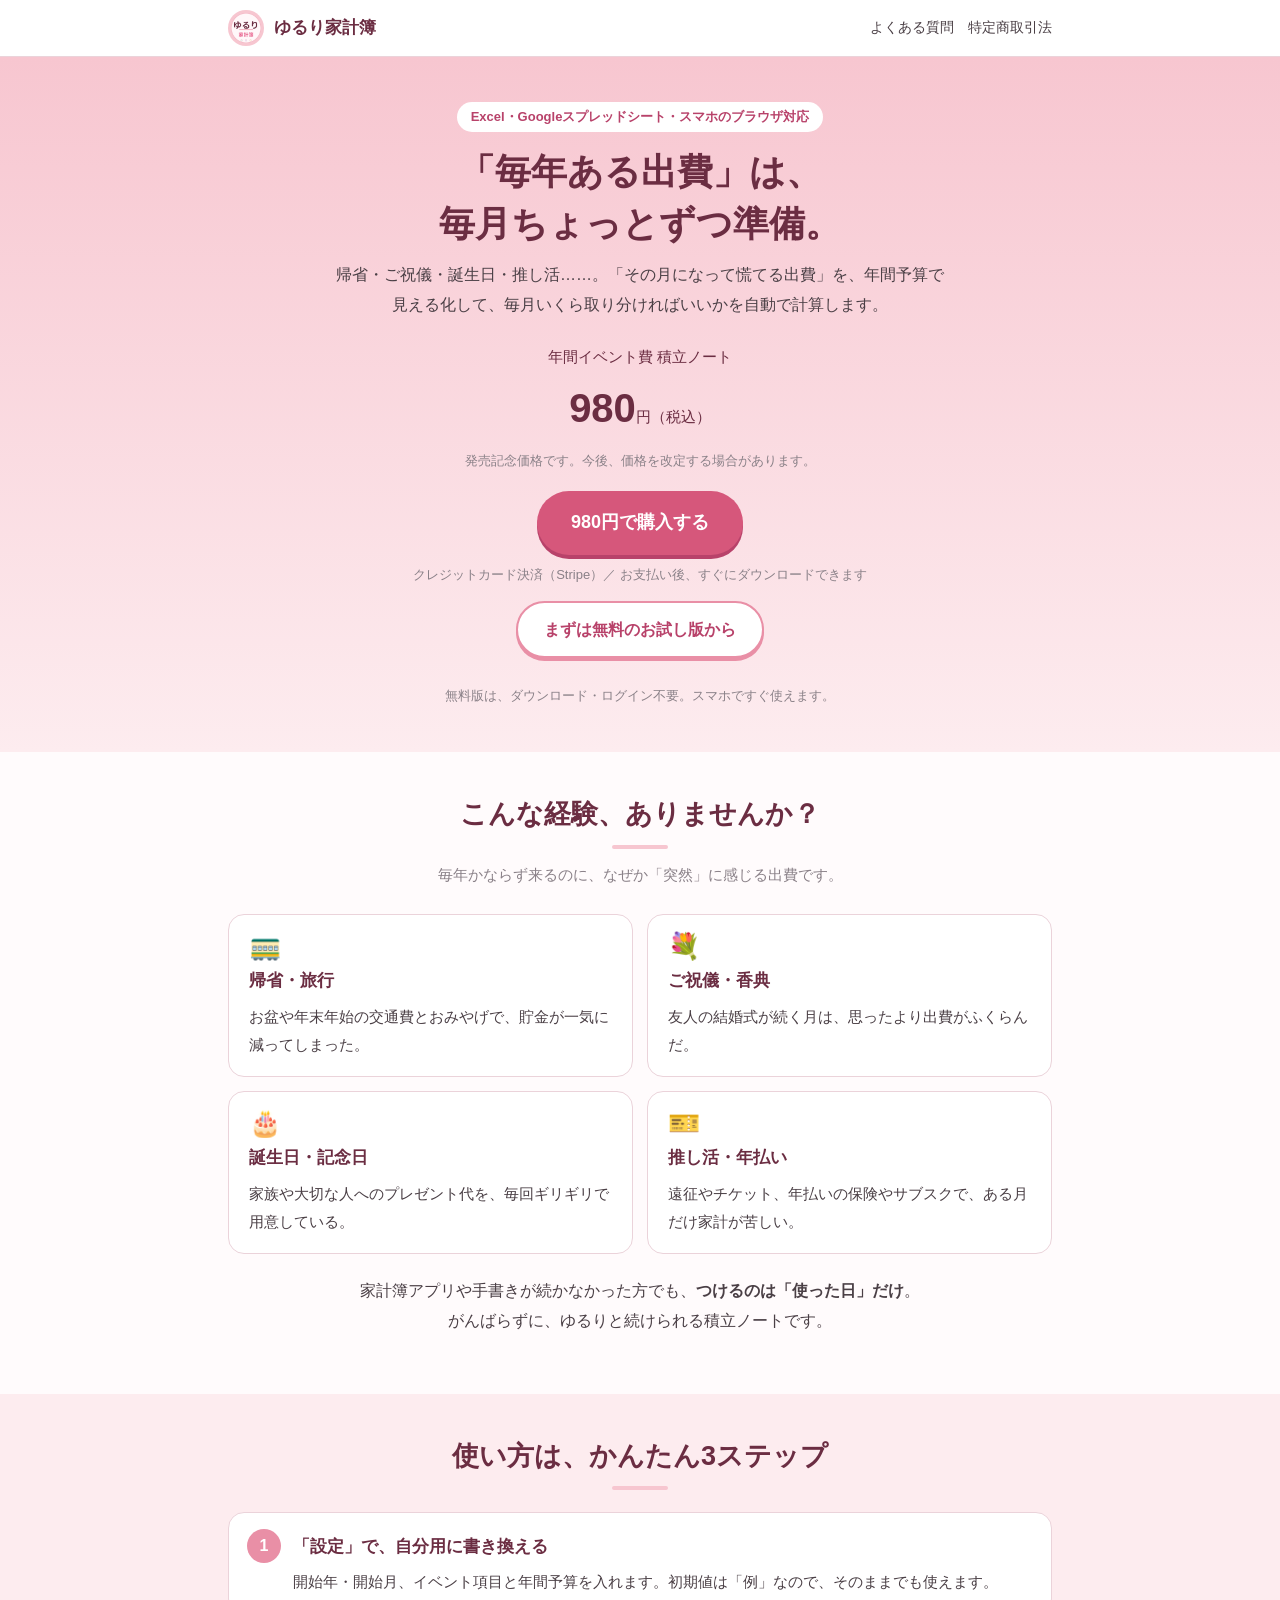
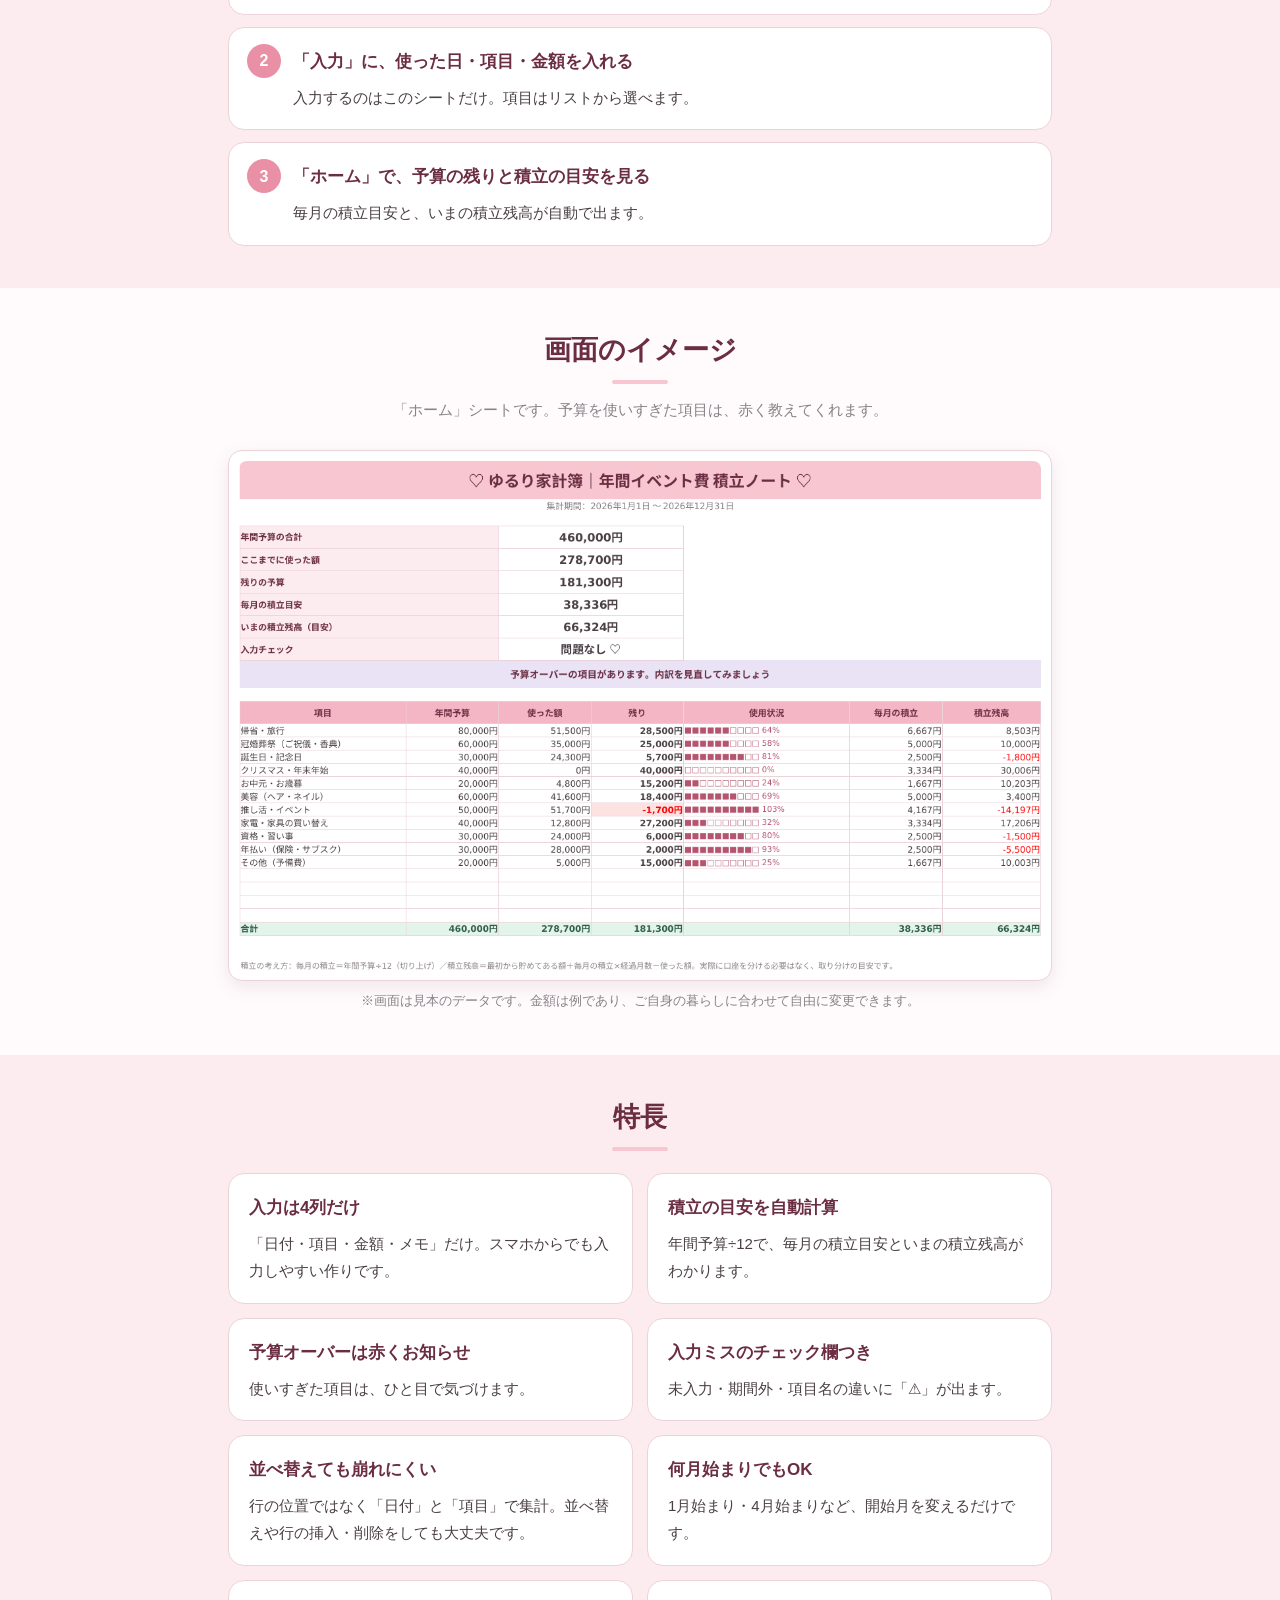
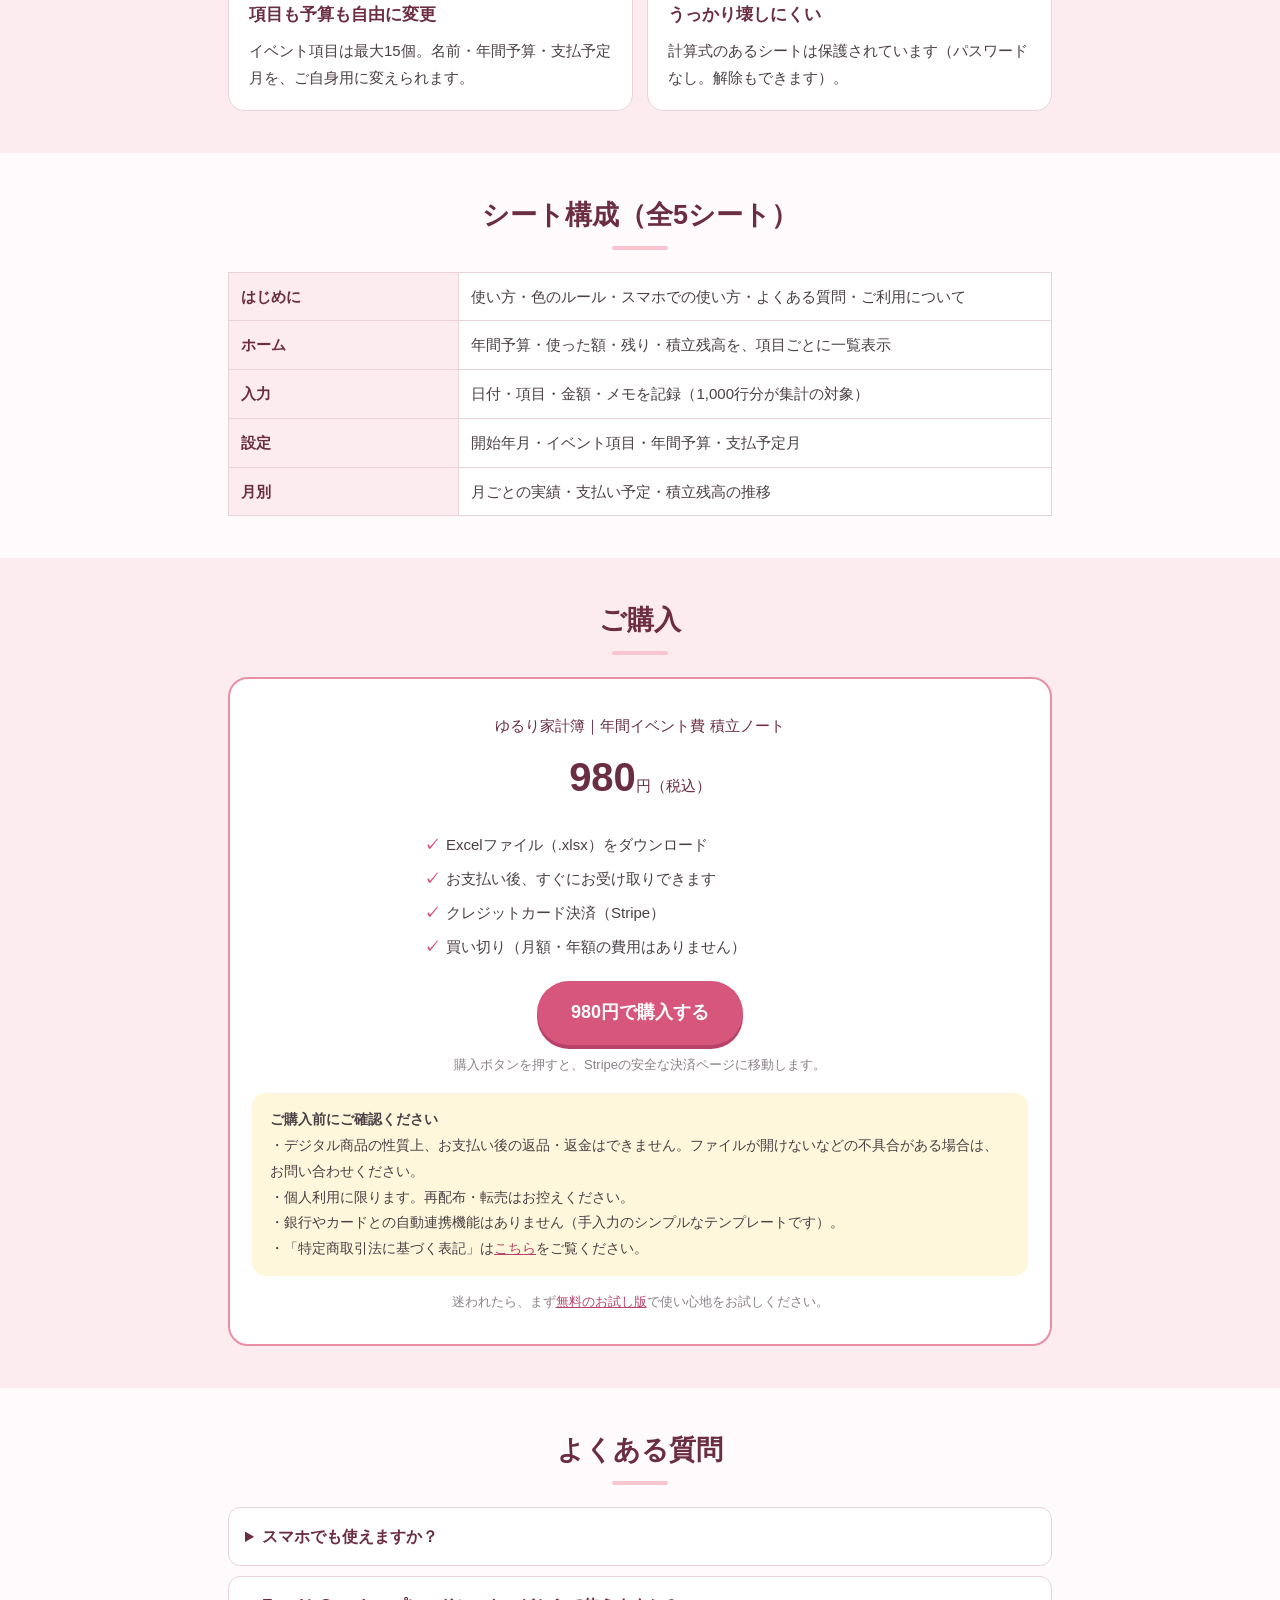
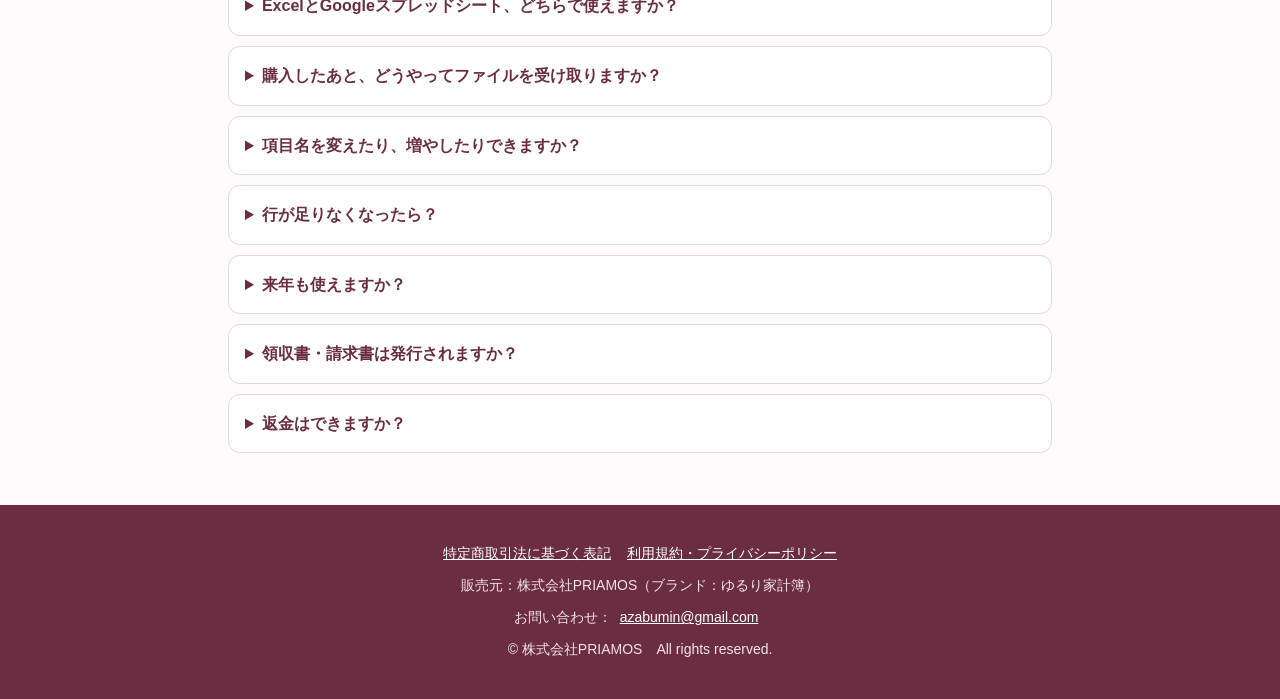
<file: index.html>
<!doctype html>
<html lang="ja">
<head>
<meta charset="utf-8">
<meta name="viewport" content="width=device-width,initial-scale=1">
<title>ゆるり家計簿｜年間イベント費 積立ノート（Excel・スプレッドシート・ブラウザ版）</title>
<meta name="description" content="帰省・ご祝儀・誕生日・推し活…毎年ある出費を、毎月ちょっとずつ準備するための家計簿テンプレート。入力は「日付・項目・金額」だけ。Excel・Googleスプレッドシート対応。販売元：株式会社PRIAMOS">
<meta property="og:title" content="ゆるり家計簿｜年間イベント費 積立ノート">
<meta property="og:description" content="「毎年ある出費」は、毎月ちょっとずつ準備。入力は「日付・項目・金額」だけの、やさしい積立ノート。">
<meta property="og:type" content="website">
<link rel="icon" href="img/favicon.png">
<link rel="stylesheet" href="style.css">
<script src="config.js" defer></script>
</head>
<body>

<header class="site">
  <div class="wrap">
    <img src="img/icon.png" alt="">
    <a class="brand" href="./">ゆるり家計簿</a>
    <nav><a href="#faq">よくある質問</a><a href="tokusho.html">特定商取引法</a></nav>
  </div>
</header>

<div class="hero">
  <div class="wrap">
    <span class="tag">Excel・Googleスプレッドシート・スマホのブラウザ対応</span>
    <h1>「毎年ある出費」は、<br>毎月ちょっとずつ準備。</h1>
    <p class="sub">帰省・ご祝儀・誕生日・推し活……。「その月になって慌てる出費」を、年間予算で見える化して、毎月いくら取り分ければいいかを自動で計算します。</p>
    <p class="price"><small>年間イベント費 積立ノート</small><br><b>980</b><small>円（税込）</small></p>
    <p class="note">発売記念価格です。今後、価格を改定する場合があります。</p>
    <p style="margin:18px 0 8px"><a class="btn" data-pay>980円で購入する</a></p>
    <p class="note">クレジットカード決済（Stripe）／ お支払い後、すぐにダウンロードできます</p>
    <p style="margin:14px 0 0"><a class="btn sub" data-free>まずは無料のお試し版から</a></p>
    <p class="note">無料版は、ダウンロード・ログイン不要。スマホですぐ使えます。</p>
  </div>
</div>

<section>
  <div class="wrap">
    <h2>こんな経験、ありませんか？</h2>
    <p class="lead">毎年かならず来るのに、なぜか「突然」に感じる出費です。</p>
    <div class="grid c2">
      <div class="card"><div class="ico">🚃</div><h3>帰省・旅行</h3><p>お盆や年末年始の交通費とおみやげで、貯金が一気に減ってしまった。</p></div>
      <div class="card"><div class="ico">💐</div><h3>ご祝儀・香典</h3><p>友人の結婚式が続く月は、思ったより出費がふくらんだ。</p></div>
      <div class="card"><div class="ico">🎂</div><h3>誕生日・記念日</h3><p>家族や大切な人へのプレゼント代を、毎回ギリギリで用意している。</p></div>
      <div class="card"><div class="ico">🎫</div><h3>推し活・年払い</h3><p>遠征やチケット、年払いの保険やサブスクで、ある月だけ家計が苦しい。</p></div>
    </div>
    <p style="text-align:center;margin-top:22px">家計簿アプリや手書きが続かなかった方でも、<b>つけるのは「使った日」だけ</b>。<br>がんばらずに、ゆるりと続けられる積立ノートです。</p>
  </div>
</section>

<section class="alt">
  <div class="wrap">
    <h2>使い方は、かんたん3ステップ</h2>
    <div class="steps" style="margin-top:22px">
      <div class="card"><h3>「設定」で、自分用に書き換える</h3><p>開始年・開始月、イベント項目と年間予算を入れます。初期値は「例」なので、そのままでも使えます。</p></div>
      <div class="card"><h3>「入力」に、使った日・項目・金額を入れる</h3><p>入力するのはこのシートだけ。項目はリストから選べます。</p></div>
      <div class="card"><h3>「ホーム」で、予算の残りと積立の目安を見る</h3><p>毎月の積立目安と、いまの積立残高が自動で出ます。</p></div>
    </div>
  </div>
</section>

<section>
  <div class="wrap">
    <h2>画面のイメージ</h2>
    <p class="lead">「ホーム」シートです。予算を使いすぎた項目は、赤く教えてくれます。</p>
    <div class="shot"><img src="img/home.png" alt="ホームシートの画面。年間予算、使った額、残り、毎月の積立目安、積立残高を項目ごとに一覧表示" loading="lazy"></div>
    <p class="cap">※画面は見本のデータです。金額は例であり、ご自身の暮らしに合わせて自由に変更できます。</p>
  </div>
</section>

<section class="alt">
  <div class="wrap">
    <h2>特長</h2>
    <div class="grid c2" style="margin-top:22px">
      <div class="card"><h3>入力は4列だけ</h3><p>「日付・項目・金額・メモ」だけ。スマホからでも入力しやすい作りです。</p></div>
      <div class="card"><h3>積立の目安を自動計算</h3><p>年間予算÷12で、毎月の積立目安といまの積立残高がわかります。</p></div>
      <div class="card"><h3>予算オーバーは赤くお知らせ</h3><p>使いすぎた項目は、ひと目で気づけます。</p></div>
      <div class="card"><h3>入力ミスのチェック欄つき</h3><p>未入力・期間外・項目名の違いに「⚠」が出ます。</p></div>
      <div class="card"><h3>並べ替えても崩れにくい</h3><p>行の位置ではなく「日付」と「項目」で集計。並べ替えや行の挿入・削除をしても大丈夫です。</p></div>
      <div class="card"><h3>何月始まりでもOK</h3><p>1月始まり・4月始まりなど、開始月を変えるだけです。</p></div>
      <div class="card"><h3>項目も予算も自由に変更</h3><p>イベント項目は最大15個。名前・年間予算・支払予定月を、ご自身用に変えられます。</p></div>
      <div class="card"><h3>うっかり壊しにくい</h3><p>計算式のあるシートは保護されています（パスワードなし。解除もできます）。</p></div>
    </div>
  </div>
</section>

<section>
  <div class="wrap">
    <h2>シート構成（全5シート）</h2>
    <div style="margin-top:22px;overflow-x:auto">
    <table class="t">
      <tr><th>はじめに</th><td>使い方・色のルール・スマホでの使い方・よくある質問・ご利用について</td></tr>
      <tr><th>ホーム</th><td>年間予算・使った額・残り・積立残高を、項目ごとに一覧表示</td></tr>
      <tr><th>入力</th><td>日付・項目・金額・メモを記録（1,000行分が集計の対象）</td></tr>
      <tr><th>設定</th><td>開始年月・イベント項目・年間予算・支払予定月</td></tr>
      <tr><th>月別</th><td>月ごとの実績・支払い予定・積立残高の推移</td></tr>
    </table>
    </div>
  </div>
</section>

<section class="alt" id="buy">
  <div class="wrap">
    <h2>ご購入</h2>
    <div class="buy" style="margin-top:22px">
      <div class="price"><small>ゆるり家計簿｜年間イベント費 積立ノート</small><br><b>980</b><small>円（税込）</small></div>
      <ul>
        <li>Excelファイル（.xlsx）をダウンロード</li>
        <li>お支払い後、すぐにお受け取りできます</li>
        <li>クレジットカード決済（Stripe）</li>
        <li>買い切り（月額・年額の費用はありません）</li>
      </ul>
      <p style="margin:0 0 8px"><a class="btn" data-pay>980円で購入する</a></p>
      <p class="note">購入ボタンを押すと、Stripeの安全な決済ページに移動します。</p>
      <div class="box" style="text-align:left">
        <b>ご購入前にご確認ください</b><br>
        ・デジタル商品の性質上、お支払い後の返品・返金はできません。ファイルが開けないなどの不具合がある場合は、お問い合わせください。<br>
        ・個人利用に限ります。再配布・転売はお控えください。<br>
        ・銀行やカードとの自動連携機能はありません（手入力のシンプルなテンプレートです）。<br>
        ・「特定商取引法に基づく表記」は<a href="tokusho.html">こちら</a>をご覧ください。
      </div>
      <p class="note" style="margin-top:14px">迷われたら、まず<a data-free>無料のお試し版</a>で使い心地をお試しください。</p>
    </div>
  </div>
</section>

<section id="faq">
  <div class="wrap">
    <h2>よくある質問</h2>
    <div style="margin-top:22px">
      <details><summary>スマホでも使えますか？</summary><p>はい。ご購入後のページに、スマホのブラウザでそのまま使える「ブラウザ版」のボタンがあります。ダウンロードや解凍は要りません。記録はお使いのスマホの中に保存され、バックアップ（保存ファイル）の書き出し・読み込みもできます。ExcelやGoogleスプレッドシートで使いたい場合は、無料の「Googleスプレッドシート」アプリがおすすめです。その場合は、最初にパソコンで、Googleドライブにファイルをアップロードして「Googleスプレッドシートとして保存」すると、スマホ・iPadから入力できます。詳しい手順は、ファイル内の「はじめに」シートに載せています。</p></details>
      <details><summary>ExcelとGoogleスプレッドシート、どちらで使えますか？</summary><p>どちらでも使えるよう、基本的な関数だけで作っています。Googleスプレッドシートで使う場合は、Excel形式のままではなく「Googleスプレッドシートとして保存」してご利用ください。iPad標準の「Numbers」は、表示や動作を保証できないためおすすめしていません。</p></details>
      <details><summary>購入したあと、どうやってファイルを受け取りますか？</summary><p>お支払いが完了すると、ダウンロード用のページが表示されます。そこからExcelファイルを保存するか、「ブラウザ版」のボタンでそのまま使えます。ページのURLは、ブックマークしておくと安心です。</p></details>
      <details><summary>項目名を変えたり、増やしたりできますか？</summary><p>設定シートで、イベント項目の名前・年間予算・支払予定月を自由に変更できます（最大15項目）。名前を変えたときは、入力シート側の同じ名前も直してください。</p></details>
      <details><summary>行が足りなくなったら？</summary><p>「入力」シートは1,000行分が集計の対象です。それでも足りないときは、データの途中に行を挿入すると集計範囲も広がります。</p></details>
      <details><summary>来年も使えますか？</summary><p>ファイルをコピーして「開始年」を変え、入力シートの日付・項目・金額・メモを消去すれば、来年も使えます。余った積立は「最初から貯めてある額」に入れると引き継げます。</p></details>
      <details><summary>領収書・請求書は発行されますか？</summary><p>お支払い後に、Stripeから領収メールが届きます。なお、適格請求書（インボイス）は発行しておりません。</p></details>
      <details><summary>返金はできますか？</summary><p>デジタル商品のため、お支払い後の返品・返金はできません。ファイルに不具合がある場合は、<a href="mailto:azabumin@gmail.com">azabumin@gmail.com</a>までご連絡ください。</p></details>
    </div>
  </div>
</section>

<footer class="site">
  <div class="wrap">
    <p><a href="tokusho.html">特定商取引法に基づく表記</a><a href="policy.html">利用規約・プライバシーポリシー</a></p>
    <p>販売元：株式会社PRIAMOS（ブランド：ゆるり家計簿）</p>
    <p>お問い合わせ：<a href="mailto:azabumin@gmail.com">azabumin@gmail.com</a></p>
    <p>© 株式会社PRIAMOS　All rights reserved.</p>
  </div>
</footer>

</body>
</html>
</file>
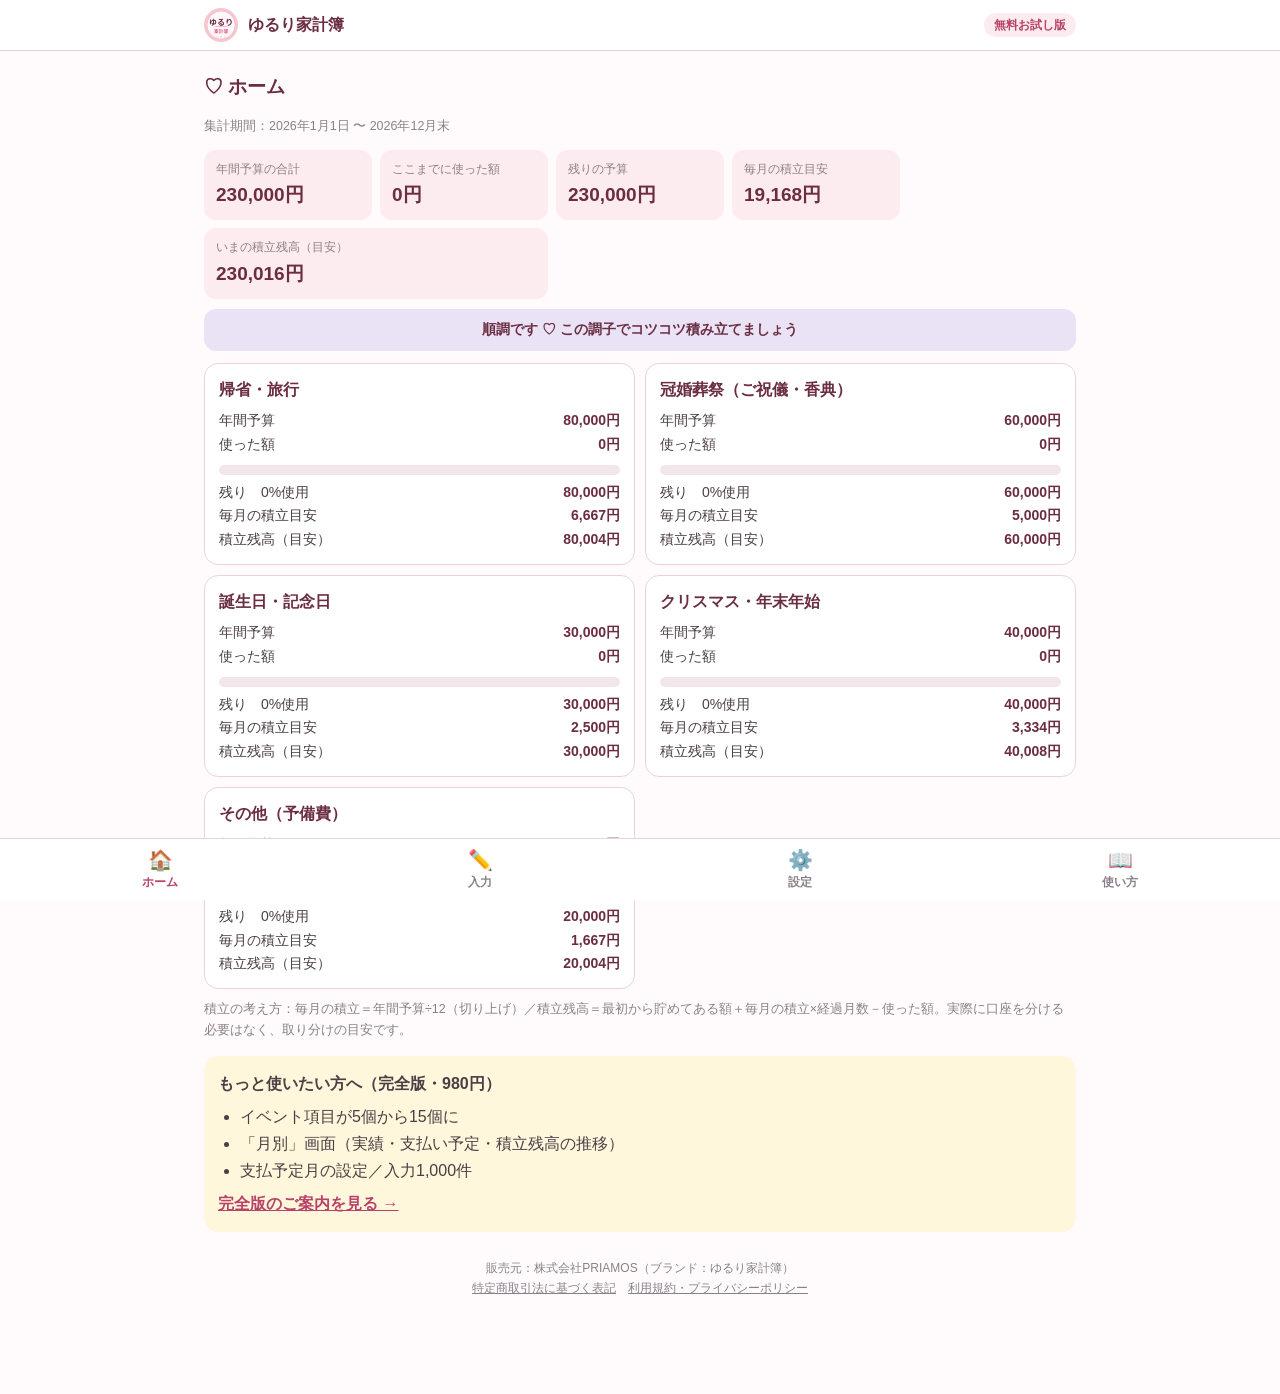
<file: free/index.html>
<!doctype html>
<html lang="ja">
<head>
<meta charset="utf-8">
<meta name="viewport" content="width=device-width,initial-scale=1,viewport-fit=cover">

<title>ゆるり家計簿｜年間イベント費 積立ノート【無料お試し版】</title>
<meta name="description" content="スマホですぐ使える、年間イベント費 積立ノート。販売元：株式会社PRIAMOS">
<link rel="icon" href="../img/favicon.png">
<style>
:root{--pink:#F7C6D0;--pink-d:#E98FA6;--pink-l:#FDECEF;--plum:#6B2D42;--txt:#4A3F45;--mute:#8A8188;--cream:#FFF7DB;--lav:#E9E3F5;--mint:#E3F3EA;--line:#EBD3DA;--btn:#D6577B;--btn-d:#B8426A;--red:#C62828}
*{box-sizing:border-box}
html{color-scheme:light;-webkit-text-size-adjust:100%}
body{margin:0;background:#FFFBFC;color:var(--txt);line-height:1.7;font-size:16px;font-family:"Meiryo","メイリオ","Hiragino Kaku Gothic ProN","Hiragino Sans","Noto Sans JP",sans-serif;padding-bottom:84px}
header{background:#fff;border-bottom:1px solid var(--line);position:sticky;top:0;z-index:5}
header .in{max-width:900px;margin:0 auto;padding:8px 14px;display:flex;align-items:center;gap:10px}
header img{width:34px;height:34px;border-radius:50%}
header b{color:var(--plum);font-size:16px;white-space:nowrap}
header small{margin-left:auto;background:var(--pink-l);color:var(--btn-d);border-radius:999px;padding:2px 10px;font-size:12px;font-weight:700;white-space:nowrap}
main{max-width:900px;margin:0 auto;padding:14px}
.tab{display:none}.tab.on{display:block}
h2{margin:6px 0 10px;color:var(--plum);font-size:19px}
h3{margin:0 0 6px;color:var(--plum);font-size:16px}
.card{background:#fff;border:1px solid var(--line);border-radius:14px;padding:12px 14px;margin:0 0 10px}
.sum{display:grid;grid-template-columns:1fr 1fr;gap:8px;margin-bottom:10px}
@media(min-width:700px){.sum{grid-template-columns:repeat(5,1fr)}.sum .wide{grid-column:auto}.cards{display:grid;grid-template-columns:1fr 1fr;gap:10px}.cards .card{margin:0}}
.sum div{background:var(--pink-l);border-radius:12px;padding:9px 12px}
.sum span{display:block;font-size:12px;color:var(--mute)}
.sum b{font-size:19px;color:var(--plum)}
.sum .wide{grid-column:1/3}
.msg{background:var(--lav);color:var(--plum);border-radius:12px;padding:9px 12px;font-weight:700;text-align:center;margin:0 0 12px;font-size:14px}
.msg.warn{background:#FDE3E3;color:var(--red)}
.row{display:flex;justify-content:space-between;gap:8px;font-size:14px}
.row b{color:var(--plum)}
.bar{height:10px;background:#F3E6EA;border-radius:6px;overflow:hidden;margin:8px 0 6px}
.bar i{display:block;height:100%;background:var(--pink-d);border-radius:6px}
.bar.over i{background:var(--red)}
.over-t,.neg{color:var(--red)!important;font-weight:700}
label{display:block;font-size:13px;color:var(--mute);margin:8px 0 3px}
input,select,textarea{width:100%;font:inherit;font-size:16px;padding:10px 11px;border:1px solid var(--line);border-radius:10px;background:var(--cream);color:var(--txt)}
textarea{background:#fff;font-size:13px;min-height:90px}
.grid2{display:grid;grid-template-columns:1fr 1fr;gap:8px}
.grid3{display:grid;grid-template-columns:1fr 1fr 1fr;gap:8px}
button{font:inherit;cursor:pointer}
.btn{display:block;width:100%;background:var(--btn);color:#fff;border:0;border-radius:999px;padding:12px;font-weight:700;font-size:16px;margin-top:12px;box-shadow:0 3px 0 var(--btn-d)}
.btn.sub{background:#fff;color:var(--btn-d);border:2px solid var(--pink-d);box-shadow:none}
.btn.sm{display:inline-block;width:auto;padding:7px 14px;font-size:14px;margin:6px 6px 0 0;box-shadow:none}
.ent{display:flex;align-items:center;gap:8px;padding:9px 0;border-bottom:1px dashed var(--line);font-size:14px}
.ent:last-child{border-bottom:0}
.ent .d{color:var(--mute);width:78px;flex:none;font-size:13px}
.ent .m{flex:1;min-width:0}
.ent .m small{display:block;color:var(--mute);overflow:hidden;text-overflow:ellipsis;white-space:nowrap}
.ent .a{font-weight:700;color:var(--plum);white-space:nowrap}
.ent .x{border:0;background:none;color:var(--mute);font-size:20px;padding:2px 6px}
.ent.bad .d{color:var(--red)}
.note{font-size:12.5px;color:var(--mute)}
.warnline{color:var(--red);font-size:13px}
.tw{overflow-x:auto;border:1px solid var(--line);border-radius:12px;background:#fff;margin-bottom:6px}
table.t{border-collapse:collapse;min-width:820px;width:100%;font-size:12.5px}
table.t th,table.t td{border-bottom:1px solid var(--line);border-right:1px solid #F5E6EA;padding:6px 7px;text-align:right;white-space:nowrap}
table.t th{background:var(--pink);color:var(--plum);text-align:center;position:sticky;top:0}
table.t td:first-child,table.t th:first-child{position:sticky;left:0;background:#fff;text-align:left;font-weight:700;color:var(--plum);min-width:118px;max-width:150px;overflow:hidden;text-overflow:ellipsis;z-index:1}
table.t th:first-child{background:var(--pink)}
table.t tr.tot td{background:var(--mint);font-weight:700}
table.t tr.tot td:first-child{background:var(--mint)}
nav.bot{position:fixed;left:0;right:0;bottom:0;background:#fff;border-top:1px solid var(--line);display:flex;padding-bottom:env(safe-area-inset-bottom);z-index:6}
nav.bot button{flex:1;border:0;background:none;padding:9px 2px 8px;color:var(--mute);font-size:12px;font-weight:700}
nav.bot button span{display:block;font-size:20px;line-height:1.2}
nav.bot button.on{color:var(--btn-d)}
.up{background:var(--cream);border-radius:14px;padding:14px;margin-top:14px}
.up a{color:var(--btn-d);font-weight:700}
footer{max-width:900px;margin:10px auto 0;padding:0 14px;font-size:12px;color:var(--mute);text-align:center}
footer a{color:var(--mute)}
ol,ul{padding-left:22px;margin:6px 0}
.hide{display:none!important}
</style>
</head>
<body>
<header><div class="in"><img src="../img/icon.png" alt=""><b>ゆるり家計簿</b><small>無料お試し版</small></div></header>

<main>
<section id="t-home" class="tab on">
  <h2>♡ ホーム</h2>
  <p class="note" id="period"></p>
  <div class="sum">
    <div><span>年間予算の合計</span><b id="s-budget">0円</b></div>
    <div><span>ここまでに使った額</span><b id="s-used">0円</b></div>
    <div><span>残りの予算</span><b id="s-left">0円</b></div>
    <div><span>毎月の積立目安</span><b id="s-month">0円</b></div>
    <div class="wide"><span>いまの積立残高（目安）</span><b id="s-pool">0円</b></div>
  </div>
  <div class="msg" id="check"></div>
  <div id="items" class="cards"></div>
  <p class="note" style="margin-top:10px">積立の考え方：毎月の積立＝年間予算÷12（切り上げ）／積立残高＝最初から貯めてある額＋毎月の積立×経過月数－使った額。実際に口座を分ける必要はなく、取り分けの目安です。</p>
  <div class="up liteonly">
    <b>もっと使いたい方へ（完全版・980円）</b>
    <ul>
      <li>イベント項目が5個から15個に</li>
      <li>「月別」画面（実績・支払い予定・積立残高の推移）</li>
      <li>支払予定月の設定／入力1,000件</li>
    </ul>
    <a href="../">完全版のご案内を見る →</a>
  </div>
  <div class="up fullonly">
    <b>パソコンで使いたい方へ</b><br>
    <a href="../">Excel版（.xlsx）をダウンロードするページへ →</a>
  </div>
</section>

<section id="t-input" class="tab">
  <h2>✏️ 入力</h2>
  <div class="card">
    <label for="f-date">使った日</label>
    <input type="date" id="f-date">
    <label for="f-item">項目</label>
    <select id="f-item"></select>
    <label for="f-amt">金額（円）</label>
    <input type="number" id="f-amt" inputmode="numeric" min="0" placeholder="例）12000">
    <label for="f-memo">メモ（なくてもOK）</label>
    <input type="text" id="f-memo" maxlength="40" placeholder="例）新幹線代">
    <button class="btn" id="f-add">追加する</button>
    <p class="warnline" id="f-err"></p>
  </div>
  <h3>入力した記録</h3>
  <div class="card" id="list"></div>
  <p class="note">お試し版は、300件まで記録できます。</p>
</section>

<section id="t-month" class="tab fullonly">
  <h2>📅 月別</h2>
  <p class="note">すべて自動計算です。横にスクロールできます（スマホは横向きにすると見やすくなります）。</p>
  <h3>① 実際に使った額（月別）</h3>
  <div class="tw"><table class="t" id="m1"></table></div>
  <h3 style="margin-top:14px">② 支払い予定（設定した「支払予定月」に年間予算を表示）</h3>
  <div class="tw"><table class="t" id="m2"></table></div>
  <h3 style="margin-top:14px">③ 積立残高の推移（月末時点の目安）</h3>
  <div class="tw"><table class="t" id="m3"></table></div>
  <p class="note">※赤い数字は、積立より先に使った（貯めた分が足りない）状態です。</p>
</section>

<section id="t-set" class="tab">
  <h2>⚙️ 設定</h2>
  <div class="card">
    <h3>はじまりの年と月</h3>
    <div class="grid2">
      <div><label for="s-year">開始年</label><input type="number" id="s-year" inputmode="numeric"></div>
      <div><label for="s-mon">開始月</label><select id="s-mon"></select></div>
    </div>
    <p class="note">この月から12か月が、集計の期間です。4月始まりの方は「4」にしてください。</p>
    <label for="s-ref">基準日（空欄なら今日）</label>
    <input type="date" id="s-ref">
    <p class="note">空欄のままでOKです。過去の日で確認したいときだけ入れてください。</p>
  </div>
  <div class="card">
    <h3>イベント項目と年間予算（最大5個）</h3>
    <p class="note">初期値は「例」です。ご自身の暮らしに合わせて変えてください。項目名を変えると、入力済みの記録も同じ項目として集計されます。<span class="fullonly">支払予定月は空欄でもOKです。</span></p>
    <div id="set-items"></div>
  </div>
  <div class="card">
    <h3>バックアップ</h3>
    <p class="note">記録は、この端末のブラウザの中だけに保存されます（外部には送信しません）。ブラウザのデータを消したり、機種変更したりすると消えるので、ときどき控えをとってください。パソコンとスマホで記録を共有したいときも、この控えを使えます。</p>
    <p class="note"><b>iPhoneをお使いの方へ：</b>Safariは、しばらくそのページを開かないと、保存データを自動で消すことがあります。「ホーム画面に追加」して使うと消えにくくなります。念のため、ときどき「控えを作る」をおすすめします。</p>
    <button class="btn sub sm" id="b-exp">控えを作る</button>
    <button class="btn sub sm" id="b-imp">控えから戻す</button>
    <textarea id="b-box" placeholder="ここに控えの文字が表示されます。戻すときは、控えの文字を貼り付けて「控えから戻す」を押します。"></textarea>
    <p class="note" id="b-msg"></p>
  </div>
  <div class="card">
    <button class="btn sub sm" id="b-reset">すべてリセット</button>
    <span class="note">（設定と記録を、最初の状態に戻します）</span>
  </div>
</section>

<section id="t-help" class="tab">
  <h2>📖 使い方</h2>
  <div class="card">
    <h3>3ステップ</h3>
    <ol>
      <li><b>設定</b>で、開始年・開始月とイベント項目、年間予算を決めます。（初期値は例です）</li>
      <li><b>入力</b>で、使った日・項目・金額を入れます。</li>
      <li><b>ホーム</b>で、予算の残りと積立の目安を見ます。<span class="fullonly">月ごとの推移は<b>月別</b>で見られます。</span></li>
    </ol>
    <p>入力するのは、②だけです。</p>
  </div>
  <div class="card">
    <h3>積立の目安とは？</h3>
    <p>年間予算 ÷ 12 が、毎月の積立目安です。たとえば帰省の予算が年80,000円なら、毎月約6,700円を取り分けておく、という考え方です。</p>
  </div>
  <div class="card">
    <h3>ホーム画面に置くと便利です</h3>
    <p><b>iPhone：</b>Safariの共有ボタン →「ホーム画面に追加」</p>
    <p><b>Android：</b>Chromeのメニュー →「ホーム画面に追加」</p>
    <p class="note">iPhoneでは、ホーム画面に追加して使うと、記録が消えにくくなります。</p>
  </div>
  <div class="card">
    <h3>ご利用について</h3>
    <ul>
      <li>個人利用に限ります。初期値の金額は「例」であり、参考用です。</li>
      <li>お試し版のため、個別のサポートはお約束できません。</li>
      <li>記録はこの端末のブラウザにだけ保存されます。ブラウザのデータを消すと消えるので、設定画面の「控え」をときどきとってください。</li>
      <li class="fullonly">このページのURLは、ご本人の個人利用に限ります。SNS投稿・共有・転売はお控えください。</li>
    </ul>
  </div>
</section>
</main>

<footer>
  <p>販売元：株式会社PRIAMOS（ブランド：ゆるり家計簿）<br><a href="../tokusho.html">特定商取引法に基づく表記</a>　<a href="../policy.html">利用規約・プライバシーポリシー</a></p>
</footer>

<nav class="bot">
  <button data-t="home" class="on"><span>🏠</span>ホーム</button>
  <button data-t="input"><span>✏️</span>入力</button>
  <button data-t="month" class="fullonly"><span>📅</span>月別</button>
  <button data-t="set"><span>⚙️</span>設定</button>
  <button data-t="help"><span>📖</span>使い方</button>
</nav>

<script>
(function(){
  var FULL=false, N=5, MAXE=300, KEY="yururi-free-v1";
  if(!FULL){ document.querySelectorAll(".fullonly").forEach(function(e){e.classList.add("hide");}); }
  else { document.querySelectorAll(".liteonly").forEach(function(e){e.classList.add("hide");}); }
  var today=new Date();
  var PRE=[["帰省・旅行",80000,8,"お盆・GWなど"],["冠婚葬祭（ご祝儀・香典）",60000,6,""],["誕生日・記念日",30000,3,"家族・友人・パートナー"],["クリスマス・年末年始",40000,12,""],["お中元・お歳暮",20000,7,""],["美容（ヘア・ネイル）",60000,0,""],["推し活・イベント",50000,10,"チケット・グッズ・遠征"],["家電・家具の買い替え",40000,11,""],["資格・習い事",30000,4,""],["年払い（保険・サブスク）",30000,9,""],["その他（予備費）",20000,0,"想定外の出費用"]];
  var LITEPRE=[PRE[0],PRE[1],PRE[2],PRE[3],PRE[10]];
  function def(){
    var src=FULL?PRE:LITEPRE, items=[];
    for(var k=0;k<N;k++){var p=src[k]; items.push(p?{n:p[0],b:p[1],p:FULL?p[2]:0,i:0,memo:p[3]}:{n:"",b:0,p:0,i:0,memo:""});}
    return {y:today.getFullYear(),m:1,ref:"",items:items,ent:[]};
  }
  var S=load();
  function load(){
    try{var s=JSON.parse(localStorage.getItem(KEY)); if(s&&s.items&&s.ent){ while(s.items.length<N) s.items.push({n:"",b:0,p:0,i:0,memo:""}); return s;}}catch(e){}
    return def();
  }
  function save(){ try{localStorage.setItem(KEY,JSON.stringify(S));}catch(e){} }
  function $(i){return document.getElementById(i);}
  function yen(n){return Math.round(n).toLocaleString("ja-JP")+"円";}
  function num(n){return Math.round(n).toLocaleString("ja-JP");}
  function esc(s){return String(s).replace(/[&<>"']/g,function(c){return {"&":"&amp;","<":"&lt;",">":"&gt;",'"':"&quot;","'":"&#39;"}[c];});}
  function parseD(s){var p=String(s).split("-");return new Date(+p[0],+p[1]-1,+p[2]);}
  function ymI(d){return d.getFullYear()*12+d.getMonth();}
  function startIdx(){return S.y*12+(S.m-1);}
  function nowD(){return S.ref?parseD(S.ref):today;}
  function elapsed(){return Math.max(0,Math.min(12,ymI(nowD())-startIdx()+1));}
  function monIdx(ds){var d=ymI(parseD(ds))-startIdx(); return (d>=0&&d<12)?d:-1;}
  function mname(k){return (((S.m-1+k)%12)+1)+"月";}

  function calc(){
    var names={}, used={}, byM={}, bad=0, badIds={};
    S.items.forEach(function(it){ if(it.n){names[it.n]=1; used[it.n]=0; byM[it.n]=[0,0,0,0,0,0,0,0,0,0,0,0];} });
    S.ent.forEach(function(e){
      var k=e.date?monIdx(e.date):-1;
      if(!e.date||!e.item||!(e.amt>=0)||k<0||!names[e.item]){bad++;badIds[e.id]=1;return;}
      used[e.item]+=e.amt; byM[e.item][k]+=e.amt;
    });
    return {used:used,byM:byM,bad:bad,badIds:badIds};
  }

  function renderHome(){
    var si=startIdx(), ei=si+11;
    $("period").textContent="集計期間："+S.y+"年"+S.m+"月1日 〜 "+Math.floor(ei/12)+"年"+((ei%12)+1)+"月末";
    var c=calc(), el=elapsed(), tb=0,tu=0,tm=0,tp=0, html="", anyOver=false;
    S.items.forEach(function(it){
      if(!it.n) return;
      var b=+it.b||0, u=c.used[it.n]||0, m=Math.ceil(b/12), pool=(+it.i||0)+m*el-u, left=b-u;
      tb+=b; tu+=u; tm+=m; tp+=pool;
      var pct=b>0?Math.round(u/b*100):0, over=u>b; if(over) anyOver=true;
      var bw=Math.max(0,Math.min(100,pct));
      html+='<div class="card"><h3>'+esc(it.n)+'</h3>'
        +'<div class="row"><span>年間予算</span><b>'+yen(b)+'</b></div>'
        +'<div class="row"><span>使った額</span><b>'+yen(u)+'</b></div>'
        +'<div class="bar'+(over?' over':'')+'"><i style="width:'+bw+'%"></i></div>'
        +'<div class="row"><span>'+(b<=0?'予算未設定':(over?'<span class="over-t">予算オーバー</span>':'残り')+'　'+pct+'%使用')+'</span><b'+(over?' class="over-t"':'')+'>'+yen(left)+'</b></div>'
        +'<div class="row"><span>毎月の積立目安</span><b>'+yen(m)+'</b></div>'
        +'<div class="row"><span>積立残高（目安）</span><b'+(pool<0?' class="neg"':'')+'>'+yen(pool)+'</b></div>'
        +((FULL&&it.p>=1&&it.p<=12)?'<div class="row"><span>支払予定月</span><b>'+it.p+'月</b></div>':'')
        +'</div>';
    });
    $("items").innerHTML=html||'<div class="card note">設定で、イベント項目を入れてください。</div>';
    $("s-budget").textContent=yen(tb); $("s-used").textContent=yen(tu);
    $("s-left").textContent=yen(tb-tu); $("s-month").textContent=yen(tm); $("s-pool").textContent=yen(tp);
    var m=$("check");
    if(c.bad>0){m.className="msg warn";m.textContent="⚠ 入力チェック："+c.bad+"件 要確認（期間外・項目名の違いなど。集計に入っていません）";}
    else if(anyOver){m.className="msg warn";m.textContent="予算オーバーの項目があります。内訳を見直してみましょう";}
    else{m.className="msg";m.textContent="順調です ♡ この調子でコツコツ積み立てましょう";}
    return c;
  }

  function renderMonth(c){
    if(!FULL) return;
    var head="<tr><th>項目</th>"; for(var k=0;k<12;k++) head+="<th>"+mname(k)+"</th>";
    function tbl(id,rows,tot,extraTot){ $(id).innerHTML=head+(extraTot?"<th>合計</th>":"")+"</tr>"+rows+tot; }
    var r1="",r2="",r3="",t1=new Array(12).fill(0),t2=new Array(12).fill(0),t3=new Array(12).fill(0), T1=0,T2=0;
    S.items.forEach(function(it){
      if(!it.n) return;
      var a=c.byM[it.n], b=+it.b||0, m=Math.ceil(b/12), cum=0, s1=0, s2=0, x1="",x2="",x3="";
      for(var k=0;k<12;k++){
        x1+="<td>"+(a[k]?num(a[k]):"－")+"</td>"; t1[k]+=a[k]; s1+=a[k];
        var pv=(it.p>=1&&it.p<=12&&((S.m-1+k)%12)+1===it.p)?b:0; x2+="<td>"+(pv?num(pv):"－")+"</td>"; t2[k]+=pv; s2+=pv;
        cum+=a[k]; var bal=(+it.i||0)+m*(k+1)-cum; t3[k]+=bal; x3+='<td'+(bal<0?' class="neg"':'')+'>'+num(bal)+"</td>";
      }
      r1+="<tr><td>"+esc(it.n)+"</td>"+x1+"<td><b>"+(s1?num(s1):"－")+"</b></td></tr>";
      r2+="<tr><td>"+esc(it.n)+"</td>"+x2+"<td><b>"+(s2?num(s2):"－")+"</b></td></tr>";
      r3+="<tr><td>"+esc(it.n)+"</td>"+x3+"</tr>"; T1+=s1; T2+=s2;
    });
    function tot(arr,sum){var h='<tr class="tot"><td>合計</td>'; arr.forEach(function(v){h+="<td>"+(v?num(v):"－")+"</td>";}); if(sum!==null) h+="<td>"+(sum?num(sum):"－")+"</td>"; return h+"</tr>";}
    function tot3(){var h='<tr class="tot"><td>合計</td>'; t3.forEach(function(v){h+='<td'+(v<0?' class="neg"':'')+'>'+num(v)+"</td>";}); return h+"</tr>";}
    tbl("m1",r1,tot(t1,T1),true); tbl("m2",r2,tot(t2,T2),true);
    $("m3").innerHTML=head+"</tr>"+r3+tot3();
  }

  function renderInput(c){
    var sel=$("f-item"), cur=sel.value, o="";
    S.items.forEach(function(it){ if(it.n) o+='<option>'+esc(it.n)+'</option>'; });
    sel.innerHTML=o; if(cur) sel.value=cur;
    var L=S.ent.slice().sort(function(a,b){return a.date<b.date?1:a.date>b.date?-1:b.id-a.id;});
    var h="";
    L.forEach(function(e){
      h+='<div class="ent'+(c.badIds[e.id]?' bad':'')+'"><span class="d">'+esc(e.date)+'</span><span class="m">'+esc(e.item)+(c.badIds[e.id]?' <span class="warnline">⚠要確認</span>':'')+(e.memo?'<small>'+esc(e.memo)+'</small>':'')+'</span><span class="a">'+yen(e.amt)+'</span><button class="x" data-del="'+e.id+'" aria-label="削除">×</button></div>';
    });
    $("list").innerHTML=h||'<span class="note">まだ記録がありません。</span>';
  }
  function dstr(d){var m=d.getMonth()+1,dd=d.getDate();return d.getFullYear()+"-"+(m<10?"0":"")+m+"-"+(dd<10?"0":"")+dd;}
  $("f-date").value=dstr(today);
  $("f-add").onclick=function(){
    var d=$("f-date").value,it=$("f-item").value,a=parseInt($("f-amt").value,10),memo=$("f-memo").value.trim(),er=$("f-err");
    er.textContent=""; er.style.color="";
    if(!d){er.textContent="日付を入れてください。";return;}
    if(!it){er.textContent="項目を選んでください（設定で項目を入れます）。";return;}
    if(!(a>=0)){er.textContent="金額を入れてください。";return;}
    if(S.ent.length>=MAXE){er.textContent=FULL?"記録が1,000件に達しました。":"お試し版は300件までです。完全版は1,000件まで記録できます。";return;}
    S.ent.push({id:Date.now(),date:d,item:it,amt:a,memo:memo});
    save(); $("f-amt").value=""; $("f-memo").value=""; refresh();
    er.style.color="#2e7d32"; er.textContent="追加しました ♡"; setTimeout(function(){er.textContent="";er.style.color="";},1800);
  };
  $("list").onclick=function(ev){
    var id=ev.target.getAttribute&&ev.target.getAttribute("data-del"); if(!id) return;
    S.ent=S.ent.filter(function(e){return String(e.id)!==id;}); save(); refresh();
  };

  function renderSet(){
    $("s-year").value=S.y; $("s-ref").value=S.ref||"";
    var o=""; for(var i=1;i<=12;i++) o+='<option value="'+i+'">'+i+'月</option>';
    $("s-mon").innerHTML=o; $("s-mon").value=S.m;
    var h="";
    for(var k=0;k<N;k++){
      var it=S.items[k];
      h+='<div class="card"><label>項目名 '+(k+1)+'</label><input type="text" data-k="'+k+'" data-f="n" maxlength="20" value="'+esc(it.n)+'">'
        +'<div class="'+(FULL?'grid3':'grid2')+'"><div><label>年間予算（円）</label><input type="number" inputmode="numeric" min="0" data-k="'+k+'" data-f="b" value="'+(it.b||"")+'"></div>';
      if(FULL){
        var po='<option value="0">なし</option>'; for(var q=1;q<=12;q++) po+='<option value="'+q+'"'+(it.p===q?' selected':'')+'>'+q+'月</option>';
        h+='<div><label>支払予定月</label><select data-k="'+k+'" data-f="p">'+po+'</select></div>';
      }
      h+='<div><label>最初から貯めてある額</label><input type="number" inputmode="numeric" min="0" data-k="'+k+'" data-f="i" value="'+(it.i||"")+'"></div></div></div>';
    }
    $("set-items").innerHTML=h;
  }
  $("s-year").onchange=function(){var v=parseInt(this.value,10); if(v>=2000&&v<=2100){S.y=v;save();refresh();}};
  $("s-mon").onchange=function(){S.m=parseInt(this.value,10);save();refresh();};
  $("s-ref").onchange=function(){S.ref=this.value||"";save();refresh();};
  function onItem(ev){
    var t=ev.target,k=t.getAttribute("data-k"),f=t.getAttribute("data-f"); if(k===null) return;
    var it=S.items[k];
    if(f==="n"){
      var old=it.n, nv=t.value.trim();
      if(old&&nv&&old!==nv){ S.ent.forEach(function(e){ if(e.item===old) e.item=nv; }); }
      it.n=nv;
    } else if(f==="p"){ it.p=parseInt(t.value,10)||0; }
    else { it[f]=Math.max(0,parseInt(t.value,10)||0); }
    save(); var c=renderHome(); renderMonth(c); renderInput(c);
  }
  $("set-items").oninput=onItem; $("set-items").onchange=onItem;
  $("b-exp").onclick=function(){ $("b-box").value=JSON.stringify(S); $("b-box").select(); $("b-msg").textContent="控えを作りました。この文字をコピーして、メモアプリなどに保存してください。"; };
  $("b-imp").onclick=function(){
    try{
      var v=JSON.parse($("b-box").value);
      if(!v||!v.items||!v.ent||typeof v.y!=="number") throw 0;
      while(v.items.length<N) v.items.push({n:"",b:0,p:0,i:0,memo:""});
      v.items=v.items.slice(0,N);
      S=v; save(); renderSet(); refresh(); $("b-msg").textContent="控えから戻しました ♡";
    }catch(e){ $("b-msg").textContent="控えの文字が正しくないようです。もう一度貼り付けてください。"; }
  };
  $("b-reset").onclick=function(){
    if(confirm("設定と記録を、すべて最初の状態に戻します。よろしいですか？")){ S=def(); save(); renderSet(); refresh(); }
  };

  function refresh(){ var c=renderHome(); renderMonth(c); renderInput(c); }

  var btns=document.querySelectorAll("nav.bot button");
  btns.forEach(function(b){ b.onclick=function(){
    btns.forEach(function(x){x.classList.toggle("on",x===b);});
    document.querySelectorAll(".tab").forEach(function(t){t.classList.remove("on");});
    $("t-"+b.getAttribute("data-t")).classList.add("on"); window.scrollTo(0,0);
  };});

  try{ if(navigator.storage&&navigator.storage.persist) navigator.storage.persist(); }catch(e){}
  renderSet(); refresh();
  window.__YK={calc:function(){return {S:S,el:elapsed()};}};
})();
</script>
</body>
</html>
</file>
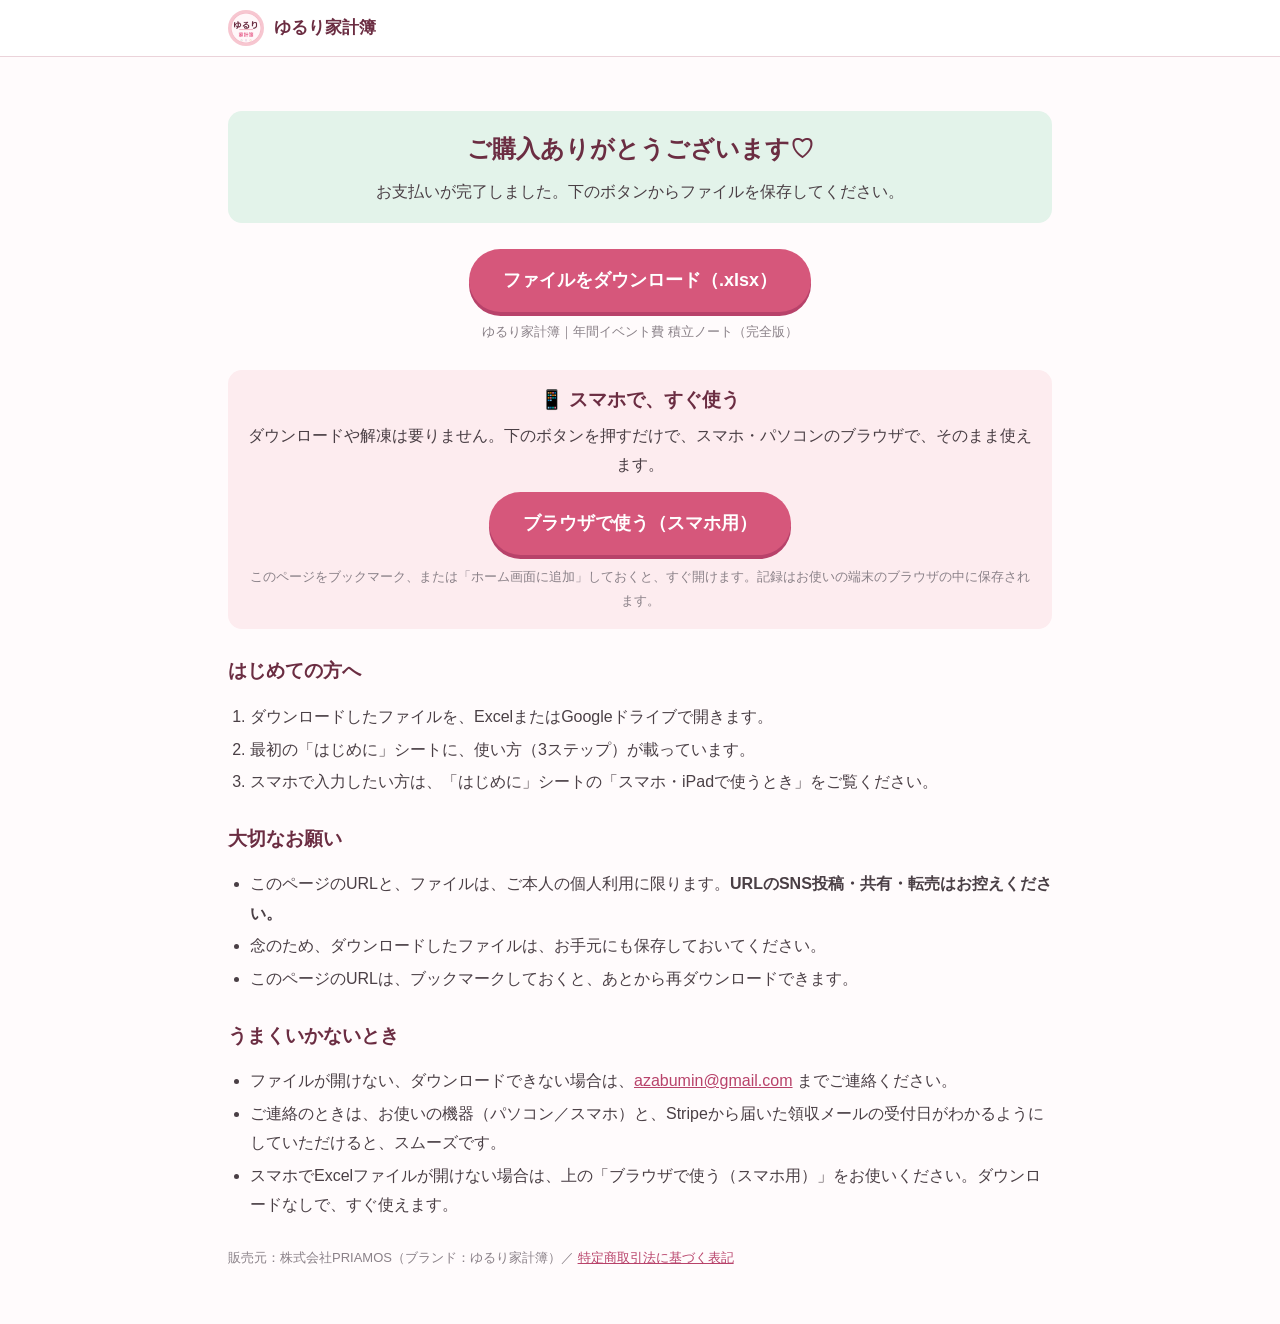
<file: d/b08ef48af299823381ae/index.html>
<!doctype html>
<html lang="ja">
<head>
<meta charset="utf-8">
<meta name="viewport" content="width=device-width,initial-scale=1">
<meta name="robots" content="noindex,nofollow,noarchive">
<meta name="referrer" content="no-referrer">
<title>ご購入ありがとうございます｜ゆるり家計簿</title>
<link rel="icon" href="../../img/favicon.png">
<link rel="stylesheet" href="../../style.css">
</head>
<body>
<header class="site">
  <div class="wrap">
    <img src="../../img/icon.png" alt="">
    <span class="brand">ゆるり家計簿</span>
  </div>
</header>

<main class="wrap doc" style="padding:34px 18px 50px">
  <div class="ok">
    <h1 style="margin:0 0 6px;font-size:24px">ご購入ありがとうございます♡</h1>
    <p style="margin:0">お支払いが完了しました。下のボタンからファイルを保存してください。</p>
  </div>

  <p style="text-align:center;margin:26px 0 8px">
    <a class="btn" href="yururi-kakeibo-event-fund-note.xlsx" download>ファイルをダウンロード（.xlsx）</a>
  </p>
  <p class="note" style="text-align:center">ゆるり家計簿｜年間イベント費 積立ノート（完全版）</p>

  <div class="ok" style="background:var(--pink-l);margin-top:26px">
    <h2 style="margin:0 0 6px;text-align:center;font-size:19px">📱 スマホで、すぐ使う</h2>
    <p style="margin:0 0 12px">ダウンロードや解凍は要りません。下のボタンを押すだけで、スマホ・パソコンのブラウザで、そのまま使えます。</p>
    <p style="margin:0"><a class="btn" href="app/">ブラウザで使う（スマホ用）</a></p>
    <p class="note" style="margin:10px 0 0">このページをブックマーク、または「ホーム画面に追加」しておくと、すぐ開けます。記録はお使いの端末のブラウザの中に保存されます。</p>
  </div>

  <h2>はじめての方へ</h2>
  <ol>
    <li>ダウンロードしたファイルを、ExcelまたはGoogleドライブで開きます。</li>
    <li>最初の「はじめに」シートに、使い方（3ステップ）が載っています。</li>
    <li>スマホで入力したい方は、「はじめに」シートの「スマホ・iPadで使うとき」をご覧ください。</li>
  </ol>

  <h2>大切なお願い</h2>
  <ul>
    <li>このページのURLと、ファイルは、ご本人の個人利用に限ります。<b>URLのSNS投稿・共有・転売はお控えください。</b></li>
    <li>念のため、ダウンロードしたファイルは、お手元にも保存しておいてください。</li>
    <li>このページのURLは、ブックマークしておくと、あとから再ダウンロードできます。</li>
  </ul>

  <h2>うまくいかないとき</h2>
  <ul>
    <li>ファイルが開けない、ダウンロードできない場合は、<a href="mailto:azabumin@gmail.com?subject=%E3%80%90%E3%82%86%E3%82%8B%E3%82%8A%E5%AE%B6%E8%A8%88%E7%B0%BF%E3%80%91%E3%83%80%E3%82%A6%E3%83%B3%E3%83%AD%E3%83%BC%E3%83%89%E3%81%AE%E3%81%8A%E5%95%8F%E3%81%84%E5%90%88%E3%82%8F%E3%81%9B">azabumin@gmail.com</a> までご連絡ください。</li>
    <li>ご連絡のときは、お使いの機器（パソコン／スマホ）と、Stripeから届いた領収メールの受付日がわかるようにしていただけると、スムーズです。</li>
    <li>スマホでExcelファイルが開けない場合は、上の「ブラウザで使う（スマホ用）」をお使いください。ダウンロードなしで、すぐ使えます。</li>
  </ul>

  <p class="note" style="margin-top:26px">販売元：株式会社PRIAMOS（ブランド：ゆるり家計簿）／ <a href="../../tokusho.html">特定商取引法に基づく表記</a></p>
</main>
</body>
</html>
</file>
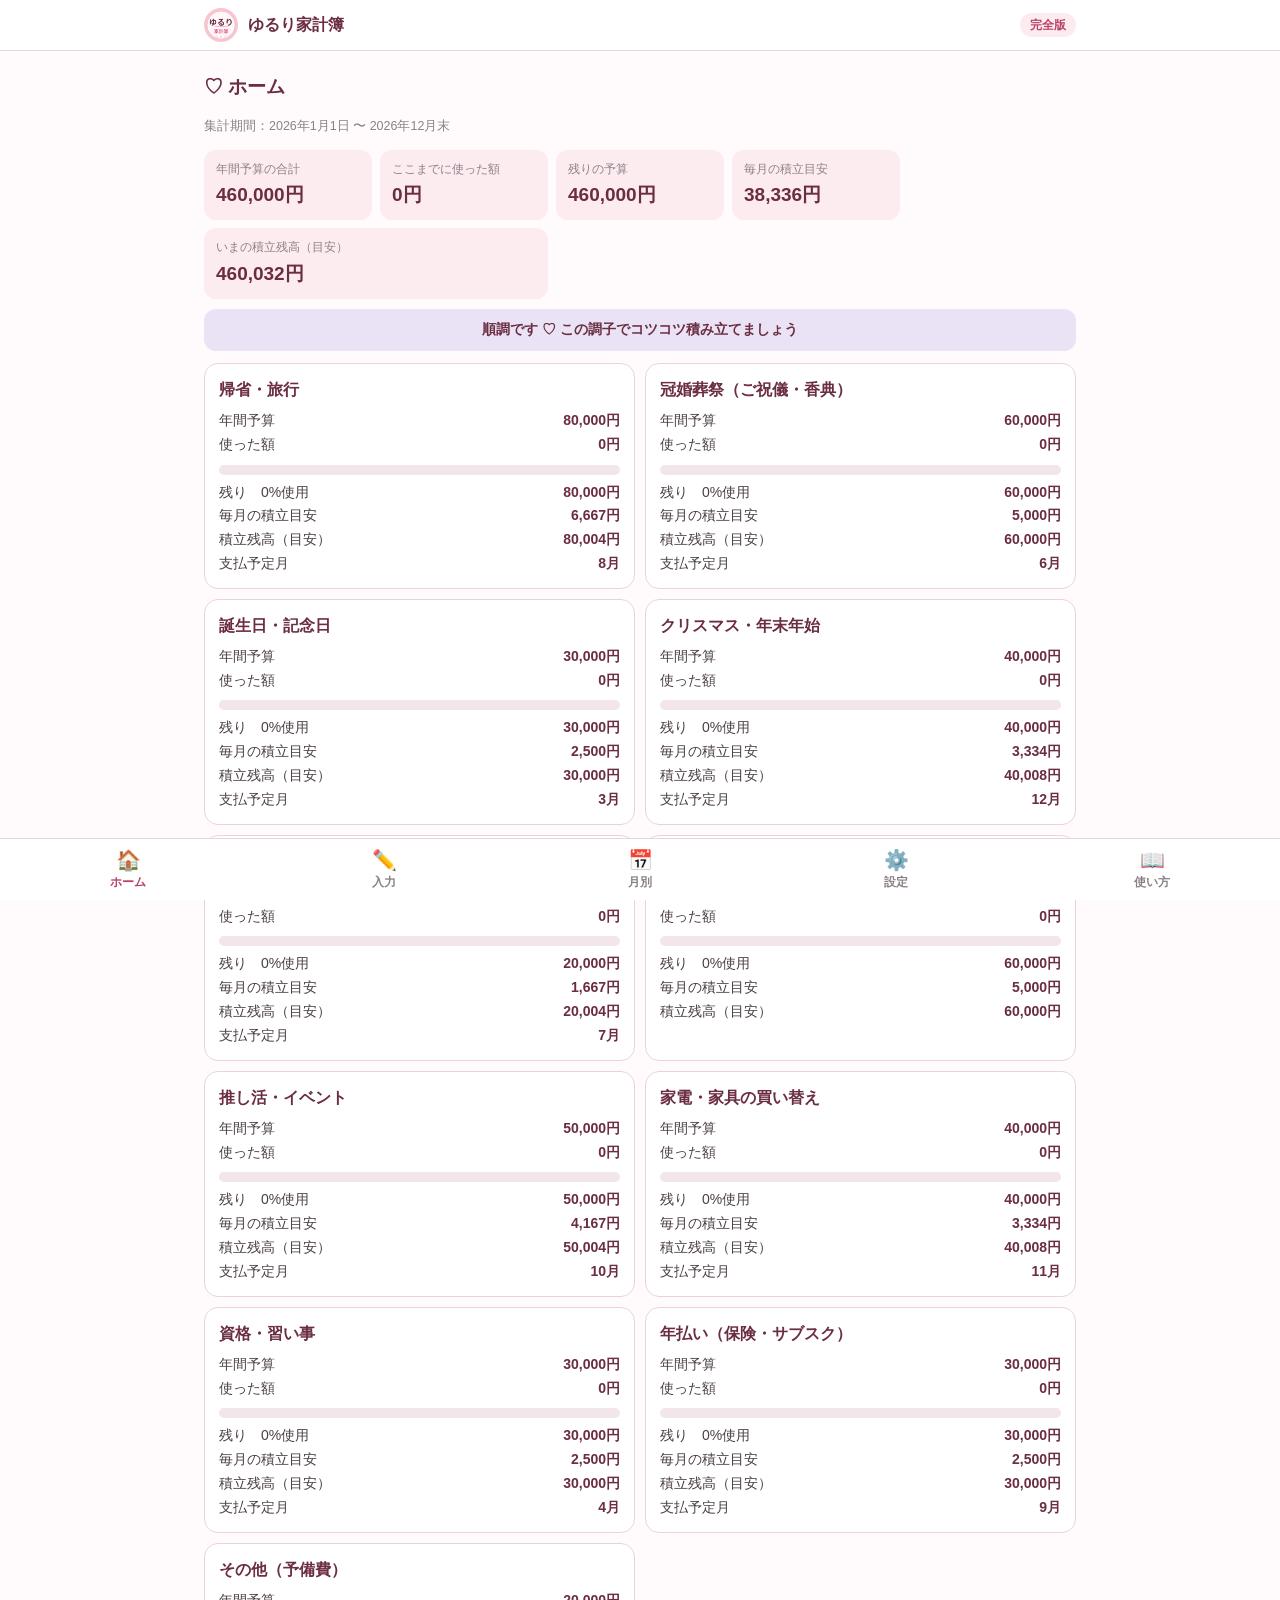
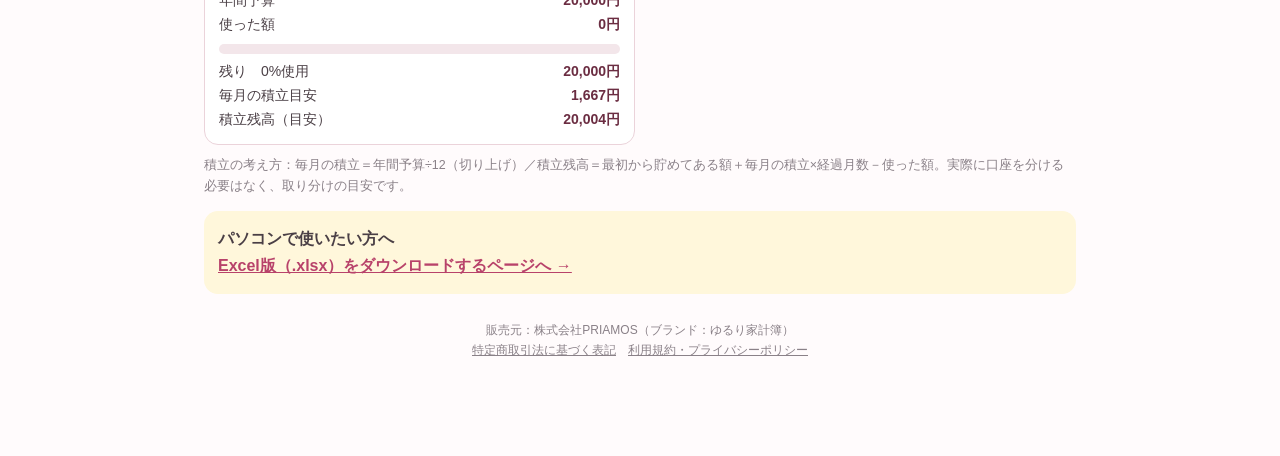
<file: d/b08ef48af299823381ae/app/index.html>
<!doctype html>
<html lang="ja">
<head>
<meta charset="utf-8">
<meta name="viewport" content="width=device-width,initial-scale=1,viewport-fit=cover">
<meta name="robots" content="noindex,nofollow,noarchive">
<meta name="referrer" content="no-referrer">
<title>ゆるり家計簿｜年間イベント費 積立ノート（完全版・スマホ用）</title>
<meta name="description" content="スマホですぐ使える、年間イベント費 積立ノート。販売元：株式会社PRIAMOS">
<link rel="icon" href="../../../img/favicon.png">
<style>
:root{--pink:#F7C6D0;--pink-d:#E98FA6;--pink-l:#FDECEF;--plum:#6B2D42;--txt:#4A3F45;--mute:#8A8188;--cream:#FFF7DB;--lav:#E9E3F5;--mint:#E3F3EA;--line:#EBD3DA;--btn:#D6577B;--btn-d:#B8426A;--red:#C62828}
*{box-sizing:border-box}
html{color-scheme:light;-webkit-text-size-adjust:100%}
body{margin:0;background:#FFFBFC;color:var(--txt);line-height:1.7;font-size:16px;font-family:"Meiryo","メイリオ","Hiragino Kaku Gothic ProN","Hiragino Sans","Noto Sans JP",sans-serif;padding-bottom:84px}
header{background:#fff;border-bottom:1px solid var(--line);position:sticky;top:0;z-index:5}
header .in{max-width:900px;margin:0 auto;padding:8px 14px;display:flex;align-items:center;gap:10px}
header img{width:34px;height:34px;border-radius:50%}
header b{color:var(--plum);font-size:16px;white-space:nowrap}
header small{margin-left:auto;background:var(--pink-l);color:var(--btn-d);border-radius:999px;padding:2px 10px;font-size:12px;font-weight:700;white-space:nowrap}
main{max-width:900px;margin:0 auto;padding:14px}
.tab{display:none}.tab.on{display:block}
h2{margin:6px 0 10px;color:var(--plum);font-size:19px}
h3{margin:0 0 6px;color:var(--plum);font-size:16px}
.card{background:#fff;border:1px solid var(--line);border-radius:14px;padding:12px 14px;margin:0 0 10px}
.sum{display:grid;grid-template-columns:1fr 1fr;gap:8px;margin-bottom:10px}
@media(min-width:700px){.sum{grid-template-columns:repeat(5,1fr)}.sum .wide{grid-column:auto}.cards{display:grid;grid-template-columns:1fr 1fr;gap:10px}.cards .card{margin:0}}
.sum div{background:var(--pink-l);border-radius:12px;padding:9px 12px}
.sum span{display:block;font-size:12px;color:var(--mute)}
.sum b{font-size:19px;color:var(--plum)}
.sum .wide{grid-column:1/3}
.msg{background:var(--lav);color:var(--plum);border-radius:12px;padding:9px 12px;font-weight:700;text-align:center;margin:0 0 12px;font-size:14px}
.msg.warn{background:#FDE3E3;color:var(--red)}
.row{display:flex;justify-content:space-between;gap:8px;font-size:14px}
.row b{color:var(--plum)}
.bar{height:10px;background:#F3E6EA;border-radius:6px;overflow:hidden;margin:8px 0 6px}
.bar i{display:block;height:100%;background:var(--pink-d);border-radius:6px}
.bar.over i{background:var(--red)}
.over-t,.neg{color:var(--red)!important;font-weight:700}
label{display:block;font-size:13px;color:var(--mute);margin:8px 0 3px}
input,select,textarea{width:100%;font:inherit;font-size:16px;padding:10px 11px;border:1px solid var(--line);border-radius:10px;background:var(--cream);color:var(--txt)}
textarea{background:#fff;font-size:13px;min-height:90px}
.grid2{display:grid;grid-template-columns:1fr 1fr;gap:8px}
.grid3{display:grid;grid-template-columns:1fr 1fr 1fr;gap:8px}
button{font:inherit;cursor:pointer}
.btn{display:block;width:100%;background:var(--btn);color:#fff;border:0;border-radius:999px;padding:12px;font-weight:700;font-size:16px;margin-top:12px;box-shadow:0 3px 0 var(--btn-d)}
.btn.sub{background:#fff;color:var(--btn-d);border:2px solid var(--pink-d);box-shadow:none}
.btn.sm{display:inline-block;width:auto;padding:7px 14px;font-size:14px;margin:6px 6px 0 0;box-shadow:none}
.ent{display:flex;align-items:center;gap:8px;padding:9px 0;border-bottom:1px dashed var(--line);font-size:14px}
.ent:last-child{border-bottom:0}
.ent .d{color:var(--mute);width:78px;flex:none;font-size:13px}
.ent .m{flex:1;min-width:0}
.ent .m small{display:block;color:var(--mute);overflow:hidden;text-overflow:ellipsis;white-space:nowrap}
.ent .a{font-weight:700;color:var(--plum);white-space:nowrap}
.ent .x{border:0;background:none;color:var(--mute);font-size:20px;padding:2px 6px}
.ent.bad .d{color:var(--red)}
.note{font-size:12.5px;color:var(--mute)}
.warnline{color:var(--red);font-size:13px}
.tw{overflow-x:auto;border:1px solid var(--line);border-radius:12px;background:#fff;margin-bottom:6px}
table.t{border-collapse:collapse;min-width:820px;width:100%;font-size:12.5px}
table.t th,table.t td{border-bottom:1px solid var(--line);border-right:1px solid #F5E6EA;padding:6px 7px;text-align:right;white-space:nowrap}
table.t th{background:var(--pink);color:var(--plum);text-align:center;position:sticky;top:0}
table.t td:first-child,table.t th:first-child{position:sticky;left:0;background:#fff;text-align:left;font-weight:700;color:var(--plum);min-width:118px;max-width:150px;overflow:hidden;text-overflow:ellipsis;z-index:1}
table.t th:first-child{background:var(--pink)}
table.t tr.tot td{background:var(--mint);font-weight:700}
table.t tr.tot td:first-child{background:var(--mint)}
nav.bot{position:fixed;left:0;right:0;bottom:0;background:#fff;border-top:1px solid var(--line);display:flex;padding-bottom:env(safe-area-inset-bottom);z-index:6}
nav.bot button{flex:1;border:0;background:none;padding:9px 2px 8px;color:var(--mute);font-size:12px;font-weight:700}
nav.bot button span{display:block;font-size:20px;line-height:1.2}
nav.bot button.on{color:var(--btn-d)}
.up{background:var(--cream);border-radius:14px;padding:14px;margin-top:14px}
.up a{color:var(--btn-d);font-weight:700}
footer{max-width:900px;margin:10px auto 0;padding:0 14px;font-size:12px;color:var(--mute);text-align:center}
footer a{color:var(--mute)}
ol,ul{padding-left:22px;margin:6px 0}
.hide{display:none!important}
</style>
</head>
<body>
<header><div class="in"><img src="../../../img/icon.png" alt=""><b>ゆるり家計簿</b><small>完全版</small></div></header>

<main>
<section id="t-home" class="tab on">
  <h2>♡ ホーム</h2>
  <p class="note" id="period"></p>
  <div class="sum">
    <div><span>年間予算の合計</span><b id="s-budget">0円</b></div>
    <div><span>ここまでに使った額</span><b id="s-used">0円</b></div>
    <div><span>残りの予算</span><b id="s-left">0円</b></div>
    <div><span>毎月の積立目安</span><b id="s-month">0円</b></div>
    <div class="wide"><span>いまの積立残高（目安）</span><b id="s-pool">0円</b></div>
  </div>
  <div class="msg" id="check"></div>
  <div id="items" class="cards"></div>
  <p class="note" style="margin-top:10px">積立の考え方：毎月の積立＝年間予算÷12（切り上げ）／積立残高＝最初から貯めてある額＋毎月の積立×経過月数－使った額。実際に口座を分ける必要はなく、取り分けの目安です。</p>
  <div class="up liteonly">
    <b>もっと使いたい方へ（完全版・980円）</b>
    <ul>
      <li>イベント項目が5個から15個に</li>
      <li>「月別」画面（実績・支払い予定・積立残高の推移）</li>
      <li>支払予定月の設定／入力1,000件</li>
    </ul>
    <a href="../">完全版のご案内を見る →</a>
  </div>
  <div class="up fullonly">
    <b>パソコンで使いたい方へ</b><br>
    <a href="../">Excel版（.xlsx）をダウンロードするページへ →</a>
  </div>
</section>

<section id="t-input" class="tab">
  <h2>✏️ 入力</h2>
  <div class="card">
    <label for="f-date">使った日</label>
    <input type="date" id="f-date">
    <label for="f-item">項目</label>
    <select id="f-item"></select>
    <label for="f-amt">金額（円）</label>
    <input type="number" id="f-amt" inputmode="numeric" min="0" placeholder="例）12000">
    <label for="f-memo">メモ（なくてもOK）</label>
    <input type="text" id="f-memo" maxlength="40" placeholder="例）新幹線代">
    <button class="btn" id="f-add">追加する</button>
    <p class="warnline" id="f-err"></p>
  </div>
  <h3>入力した記録</h3>
  <div class="card" id="list"></div>
  <p class="note">1,000件まで記録できます。</p>
</section>

<section id="t-month" class="tab fullonly">
  <h2>📅 月別</h2>
  <p class="note">すべて自動計算です。横にスクロールできます（スマホは横向きにすると見やすくなります）。</p>
  <h3>① 実際に使った額（月別）</h3>
  <div class="tw"><table class="t" id="m1"></table></div>
  <h3 style="margin-top:14px">② 支払い予定（設定した「支払予定月」に年間予算を表示）</h3>
  <div class="tw"><table class="t" id="m2"></table></div>
  <h3 style="margin-top:14px">③ 積立残高の推移（月末時点の目安）</h3>
  <div class="tw"><table class="t" id="m3"></table></div>
  <p class="note">※赤い数字は、積立より先に使った（貯めた分が足りない）状態です。</p>
</section>

<section id="t-set" class="tab">
  <h2>⚙️ 設定</h2>
  <div class="card">
    <h3>はじまりの年と月</h3>
    <div class="grid2">
      <div><label for="s-year">開始年</label><input type="number" id="s-year" inputmode="numeric"></div>
      <div><label for="s-mon">開始月</label><select id="s-mon"></select></div>
    </div>
    <p class="note">この月から12か月が、集計の期間です。4月始まりの方は「4」にしてください。</p>
    <label for="s-ref">基準日（空欄なら今日）</label>
    <input type="date" id="s-ref">
    <p class="note">空欄のままでOKです。過去の日で確認したいときだけ入れてください。</p>
  </div>
  <div class="card">
    <h3>イベント項目と年間予算（最大15個）</h3>
    <p class="note">初期値は「例」です。ご自身の暮らしに合わせて変えてください。項目名を変えると、入力済みの記録も同じ項目として集計されます。<span class="fullonly">支払予定月は空欄でもOKです。</span></p>
    <div id="set-items"></div>
  </div>
  <div class="card">
    <h3>バックアップ</h3>
    <p class="note">記録は、この端末のブラウザの中だけに保存されます（外部には送信しません）。ブラウザのデータを消したり、機種変更したりすると消えるので、ときどき控えをとってください。パソコンとスマホで記録を共有したいときも、この控えを使えます。</p>
    <p class="note"><b>iPhoneをお使いの方へ：</b>Safariは、しばらくそのページを開かないと、保存データを自動で消すことがあります。「ホーム画面に追加」して使うと消えにくくなります。念のため、ときどき「控えを作る」をおすすめします。</p>
    <button class="btn sub sm" id="b-exp">控えを作る</button>
    <button class="btn sub sm" id="b-imp">控えから戻す</button>
    <textarea id="b-box" placeholder="ここに控えの文字が表示されます。戻すときは、控えの文字を貼り付けて「控えから戻す」を押します。"></textarea>
    <p class="note" id="b-msg"></p>
  </div>
  <div class="card">
    <button class="btn sub sm" id="b-reset">すべてリセット</button>
    <span class="note">（設定と記録を、最初の状態に戻します）</span>
  </div>
</section>

<section id="t-help" class="tab">
  <h2>📖 使い方</h2>
  <div class="card">
    <h3>3ステップ</h3>
    <ol>
      <li><b>設定</b>で、開始年・開始月とイベント項目、年間予算を決めます。（初期値は例です）</li>
      <li><b>入力</b>で、使った日・項目・金額を入れます。</li>
      <li><b>ホーム</b>で、予算の残りと積立の目安を見ます。<span class="fullonly">月ごとの推移は<b>月別</b>で見られます。</span></li>
    </ol>
    <p>入力するのは、②だけです。</p>
  </div>
  <div class="card">
    <h3>積立の目安とは？</h3>
    <p>年間予算 ÷ 12 が、毎月の積立目安です。たとえば帰省の予算が年80,000円なら、毎月約6,700円を取り分けておく、という考え方です。</p>
  </div>
  <div class="card">
    <h3>ホーム画面に置くと便利です</h3>
    <p><b>iPhone：</b>Safariの共有ボタン →「ホーム画面に追加」</p>
    <p><b>Android：</b>Chromeのメニュー →「ホーム画面に追加」</p>
    <p class="note">iPhoneでは、ホーム画面に追加して使うと、記録が消えにくくなります。</p>
  </div>
  <div class="card">
    <h3>ご利用について</h3>
    <ul>
      <li>個人利用に限ります。初期値の金額は「例」であり、参考用です。</li>
      <li>不具合やご質問は、メール（azabumin@gmail.com）までご連絡ください。</li>
      <li>記録はこの端末のブラウザにだけ保存されます。ブラウザのデータを消すと消えるので、設定画面の「控え」をときどきとってください。</li>
      <li class="fullonly">このページのURLは、ご本人の個人利用に限ります。SNS投稿・共有・転売はお控えください。</li>
    </ul>
  </div>
</section>
</main>

<footer>
  <p>販売元：株式会社PRIAMOS（ブランド：ゆるり家計簿）<br><a href="../../../tokusho.html">特定商取引法に基づく表記</a>　<a href="../../../policy.html">利用規約・プライバシーポリシー</a></p>
</footer>

<nav class="bot">
  <button data-t="home" class="on"><span>🏠</span>ホーム</button>
  <button data-t="input"><span>✏️</span>入力</button>
  <button data-t="month" class="fullonly"><span>📅</span>月別</button>
  <button data-t="set"><span>⚙️</span>設定</button>
  <button data-t="help"><span>📖</span>使い方</button>
</nav>

<script>
(function(){
  var FULL=true, N=15, MAXE=1000, KEY="yururi-full-v1";
  if(!FULL){ document.querySelectorAll(".fullonly").forEach(function(e){e.classList.add("hide");}); }
  else { document.querySelectorAll(".liteonly").forEach(function(e){e.classList.add("hide");}); }
  var today=new Date();
  var PRE=[["帰省・旅行",80000,8,"お盆・GWなど"],["冠婚葬祭（ご祝儀・香典）",60000,6,""],["誕生日・記念日",30000,3,"家族・友人・パートナー"],["クリスマス・年末年始",40000,12,""],["お中元・お歳暮",20000,7,""],["美容（ヘア・ネイル）",60000,0,""],["推し活・イベント",50000,10,"チケット・グッズ・遠征"],["家電・家具の買い替え",40000,11,""],["資格・習い事",30000,4,""],["年払い（保険・サブスク）",30000,9,""],["その他（予備費）",20000,0,"想定外の出費用"]];
  var LITEPRE=[PRE[0],PRE[1],PRE[2],PRE[3],PRE[10]];
  function def(){
    var src=FULL?PRE:LITEPRE, items=[];
    for(var k=0;k<N;k++){var p=src[k]; items.push(p?{n:p[0],b:p[1],p:FULL?p[2]:0,i:0,memo:p[3]}:{n:"",b:0,p:0,i:0,memo:""});}
    return {y:today.getFullYear(),m:1,ref:"",items:items,ent:[]};
  }
  var S=load();
  function load(){
    try{var s=JSON.parse(localStorage.getItem(KEY)); if(s&&s.items&&s.ent){ while(s.items.length<N) s.items.push({n:"",b:0,p:0,i:0,memo:""}); return s;}}catch(e){}
    return def();
  }
  function save(){ try{localStorage.setItem(KEY,JSON.stringify(S));}catch(e){} }
  function $(i){return document.getElementById(i);}
  function yen(n){return Math.round(n).toLocaleString("ja-JP")+"円";}
  function num(n){return Math.round(n).toLocaleString("ja-JP");}
  function esc(s){return String(s).replace(/[&<>"']/g,function(c){return {"&":"&amp;","<":"&lt;",">":"&gt;",'"':"&quot;","'":"&#39;"}[c];});}
  function parseD(s){var p=String(s).split("-");return new Date(+p[0],+p[1]-1,+p[2]);}
  function ymI(d){return d.getFullYear()*12+d.getMonth();}
  function startIdx(){return S.y*12+(S.m-1);}
  function nowD(){return S.ref?parseD(S.ref):today;}
  function elapsed(){return Math.max(0,Math.min(12,ymI(nowD())-startIdx()+1));}
  function monIdx(ds){var d=ymI(parseD(ds))-startIdx(); return (d>=0&&d<12)?d:-1;}
  function mname(k){return (((S.m-1+k)%12)+1)+"月";}

  function calc(){
    var names={}, used={}, byM={}, bad=0, badIds={};
    S.items.forEach(function(it){ if(it.n){names[it.n]=1; used[it.n]=0; byM[it.n]=[0,0,0,0,0,0,0,0,0,0,0,0];} });
    S.ent.forEach(function(e){
      var k=e.date?monIdx(e.date):-1;
      if(!e.date||!e.item||!(e.amt>=0)||k<0||!names[e.item]){bad++;badIds[e.id]=1;return;}
      used[e.item]+=e.amt; byM[e.item][k]+=e.amt;
    });
    return {used:used,byM:byM,bad:bad,badIds:badIds};
  }

  function renderHome(){
    var si=startIdx(), ei=si+11;
    $("period").textContent="集計期間："+S.y+"年"+S.m+"月1日 〜 "+Math.floor(ei/12)+"年"+((ei%12)+1)+"月末";
    var c=calc(), el=elapsed(), tb=0,tu=0,tm=0,tp=0, html="", anyOver=false;
    S.items.forEach(function(it){
      if(!it.n) return;
      var b=+it.b||0, u=c.used[it.n]||0, m=Math.ceil(b/12), pool=(+it.i||0)+m*el-u, left=b-u;
      tb+=b; tu+=u; tm+=m; tp+=pool;
      var pct=b>0?Math.round(u/b*100):0, over=u>b; if(over) anyOver=true;
      var bw=Math.max(0,Math.min(100,pct));
      html+='<div class="card"><h3>'+esc(it.n)+'</h3>'
        +'<div class="row"><span>年間予算</span><b>'+yen(b)+'</b></div>'
        +'<div class="row"><span>使った額</span><b>'+yen(u)+'</b></div>'
        +'<div class="bar'+(over?' over':'')+'"><i style="width:'+bw+'%"></i></div>'
        +'<div class="row"><span>'+(b<=0?'予算未設定':(over?'<span class="over-t">予算オーバー</span>':'残り')+'　'+pct+'%使用')+'</span><b'+(over?' class="over-t"':'')+'>'+yen(left)+'</b></div>'
        +'<div class="row"><span>毎月の積立目安</span><b>'+yen(m)+'</b></div>'
        +'<div class="row"><span>積立残高（目安）</span><b'+(pool<0?' class="neg"':'')+'>'+yen(pool)+'</b></div>'
        +((FULL&&it.p>=1&&it.p<=12)?'<div class="row"><span>支払予定月</span><b>'+it.p+'月</b></div>':'')
        +'</div>';
    });
    $("items").innerHTML=html||'<div class="card note">設定で、イベント項目を入れてください。</div>';
    $("s-budget").textContent=yen(tb); $("s-used").textContent=yen(tu);
    $("s-left").textContent=yen(tb-tu); $("s-month").textContent=yen(tm); $("s-pool").textContent=yen(tp);
    var m=$("check");
    if(c.bad>0){m.className="msg warn";m.textContent="⚠ 入力チェック："+c.bad+"件 要確認（期間外・項目名の違いなど。集計に入っていません）";}
    else if(anyOver){m.className="msg warn";m.textContent="予算オーバーの項目があります。内訳を見直してみましょう";}
    else{m.className="msg";m.textContent="順調です ♡ この調子でコツコツ積み立てましょう";}
    return c;
  }

  function renderMonth(c){
    if(!FULL) return;
    var head="<tr><th>項目</th>"; for(var k=0;k<12;k++) head+="<th>"+mname(k)+"</th>";
    function tbl(id,rows,tot,extraTot){ $(id).innerHTML=head+(extraTot?"<th>合計</th>":"")+"</tr>"+rows+tot; }
    var r1="",r2="",r3="",t1=new Array(12).fill(0),t2=new Array(12).fill(0),t3=new Array(12).fill(0), T1=0,T2=0;
    S.items.forEach(function(it){
      if(!it.n) return;
      var a=c.byM[it.n], b=+it.b||0, m=Math.ceil(b/12), cum=0, s1=0, s2=0, x1="",x2="",x3="";
      for(var k=0;k<12;k++){
        x1+="<td>"+(a[k]?num(a[k]):"－")+"</td>"; t1[k]+=a[k]; s1+=a[k];
        var pv=(it.p>=1&&it.p<=12&&((S.m-1+k)%12)+1===it.p)?b:0; x2+="<td>"+(pv?num(pv):"－")+"</td>"; t2[k]+=pv; s2+=pv;
        cum+=a[k]; var bal=(+it.i||0)+m*(k+1)-cum; t3[k]+=bal; x3+='<td'+(bal<0?' class="neg"':'')+'>'+num(bal)+"</td>";
      }
      r1+="<tr><td>"+esc(it.n)+"</td>"+x1+"<td><b>"+(s1?num(s1):"－")+"</b></td></tr>";
      r2+="<tr><td>"+esc(it.n)+"</td>"+x2+"<td><b>"+(s2?num(s2):"－")+"</b></td></tr>";
      r3+="<tr><td>"+esc(it.n)+"</td>"+x3+"</tr>"; T1+=s1; T2+=s2;
    });
    function tot(arr,sum){var h='<tr class="tot"><td>合計</td>'; arr.forEach(function(v){h+="<td>"+(v?num(v):"－")+"</td>";}); if(sum!==null) h+="<td>"+(sum?num(sum):"－")+"</td>"; return h+"</tr>";}
    function tot3(){var h='<tr class="tot"><td>合計</td>'; t3.forEach(function(v){h+='<td'+(v<0?' class="neg"':'')+'>'+num(v)+"</td>";}); return h+"</tr>";}
    tbl("m1",r1,tot(t1,T1),true); tbl("m2",r2,tot(t2,T2),true);
    $("m3").innerHTML=head+"</tr>"+r3+tot3();
  }

  function renderInput(c){
    var sel=$("f-item"), cur=sel.value, o="";
    S.items.forEach(function(it){ if(it.n) o+='<option>'+esc(it.n)+'</option>'; });
    sel.innerHTML=o; if(cur) sel.value=cur;
    var L=S.ent.slice().sort(function(a,b){return a.date<b.date?1:a.date>b.date?-1:b.id-a.id;});
    var h="";
    L.forEach(function(e){
      h+='<div class="ent'+(c.badIds[e.id]?' bad':'')+'"><span class="d">'+esc(e.date)+'</span><span class="m">'+esc(e.item)+(c.badIds[e.id]?' <span class="warnline">⚠要確認</span>':'')+(e.memo?'<small>'+esc(e.memo)+'</small>':'')+'</span><span class="a">'+yen(e.amt)+'</span><button class="x" data-del="'+e.id+'" aria-label="削除">×</button></div>';
    });
    $("list").innerHTML=h||'<span class="note">まだ記録がありません。</span>';
  }
  function dstr(d){var m=d.getMonth()+1,dd=d.getDate();return d.getFullYear()+"-"+(m<10?"0":"")+m+"-"+(dd<10?"0":"")+dd;}
  $("f-date").value=dstr(today);
  $("f-add").onclick=function(){
    var d=$("f-date").value,it=$("f-item").value,a=parseInt($("f-amt").value,10),memo=$("f-memo").value.trim(),er=$("f-err");
    er.textContent=""; er.style.color="";
    if(!d){er.textContent="日付を入れてください。";return;}
    if(!it){er.textContent="項目を選んでください（設定で項目を入れます）。";return;}
    if(!(a>=0)){er.textContent="金額を入れてください。";return;}
    if(S.ent.length>=MAXE){er.textContent=FULL?"記録が1,000件に達しました。":"お試し版は300件までです。完全版は1,000件まで記録できます。";return;}
    S.ent.push({id:Date.now(),date:d,item:it,amt:a,memo:memo});
    save(); $("f-amt").value=""; $("f-memo").value=""; refresh();
    er.style.color="#2e7d32"; er.textContent="追加しました ♡"; setTimeout(function(){er.textContent="";er.style.color="";},1800);
  };
  $("list").onclick=function(ev){
    var id=ev.target.getAttribute&&ev.target.getAttribute("data-del"); if(!id) return;
    S.ent=S.ent.filter(function(e){return String(e.id)!==id;}); save(); refresh();
  };

  function renderSet(){
    $("s-year").value=S.y; $("s-ref").value=S.ref||"";
    var o=""; for(var i=1;i<=12;i++) o+='<option value="'+i+'">'+i+'月</option>';
    $("s-mon").innerHTML=o; $("s-mon").value=S.m;
    var h="";
    for(var k=0;k<N;k++){
      var it=S.items[k];
      h+='<div class="card"><label>項目名 '+(k+1)+'</label><input type="text" data-k="'+k+'" data-f="n" maxlength="20" value="'+esc(it.n)+'">'
        +'<div class="'+(FULL?'grid3':'grid2')+'"><div><label>年間予算（円）</label><input type="number" inputmode="numeric" min="0" data-k="'+k+'" data-f="b" value="'+(it.b||"")+'"></div>';
      if(FULL){
        var po='<option value="0">なし</option>'; for(var q=1;q<=12;q++) po+='<option value="'+q+'"'+(it.p===q?' selected':'')+'>'+q+'月</option>';
        h+='<div><label>支払予定月</label><select data-k="'+k+'" data-f="p">'+po+'</select></div>';
      }
      h+='<div><label>最初から貯めてある額</label><input type="number" inputmode="numeric" min="0" data-k="'+k+'" data-f="i" value="'+(it.i||"")+'"></div></div></div>';
    }
    $("set-items").innerHTML=h;
  }
  $("s-year").onchange=function(){var v=parseInt(this.value,10); if(v>=2000&&v<=2100){S.y=v;save();refresh();}};
  $("s-mon").onchange=function(){S.m=parseInt(this.value,10);save();refresh();};
  $("s-ref").onchange=function(){S.ref=this.value||"";save();refresh();};
  function onItem(ev){
    var t=ev.target,k=t.getAttribute("data-k"),f=t.getAttribute("data-f"); if(k===null) return;
    var it=S.items[k];
    if(f==="n"){
      var old=it.n, nv=t.value.trim();
      if(old&&nv&&old!==nv){ S.ent.forEach(function(e){ if(e.item===old) e.item=nv; }); }
      it.n=nv;
    } else if(f==="p"){ it.p=parseInt(t.value,10)||0; }
    else { it[f]=Math.max(0,parseInt(t.value,10)||0); }
    save(); var c=renderHome(); renderMonth(c); renderInput(c);
  }
  $("set-items").oninput=onItem; $("set-items").onchange=onItem;
  $("b-exp").onclick=function(){ $("b-box").value=JSON.stringify(S); $("b-box").select(); $("b-msg").textContent="控えを作りました。この文字をコピーして、メモアプリなどに保存してください。"; };
  $("b-imp").onclick=function(){
    try{
      var v=JSON.parse($("b-box").value);
      if(!v||!v.items||!v.ent||typeof v.y!=="number") throw 0;
      while(v.items.length<N) v.items.push({n:"",b:0,p:0,i:0,memo:""});
      v.items=v.items.slice(0,N);
      S=v; save(); renderSet(); refresh(); $("b-msg").textContent="控えから戻しました ♡";
    }catch(e){ $("b-msg").textContent="控えの文字が正しくないようです。もう一度貼り付けてください。"; }
  };
  $("b-reset").onclick=function(){
    if(confirm("設定と記録を、すべて最初の状態に戻します。よろしいですか？")){ S=def(); save(); renderSet(); refresh(); }
  };

  function refresh(){ var c=renderHome(); renderMonth(c); renderInput(c); }

  var btns=document.querySelectorAll("nav.bot button");
  btns.forEach(function(b){ b.onclick=function(){
    btns.forEach(function(x){x.classList.toggle("on",x===b);});
    document.querySelectorAll(".tab").forEach(function(t){t.classList.remove("on");});
    $("t-"+b.getAttribute("data-t")).classList.add("on"); window.scrollTo(0,0);
  };});

  try{ if(navigator.storage&&navigator.storage.persist) navigator.storage.persist(); }catch(e){}
  renderSet(); refresh();
  window.__YK={calc:function(){return {S:S,el:elapsed()};}};
})();
</script>
</body>
</html>
</file>
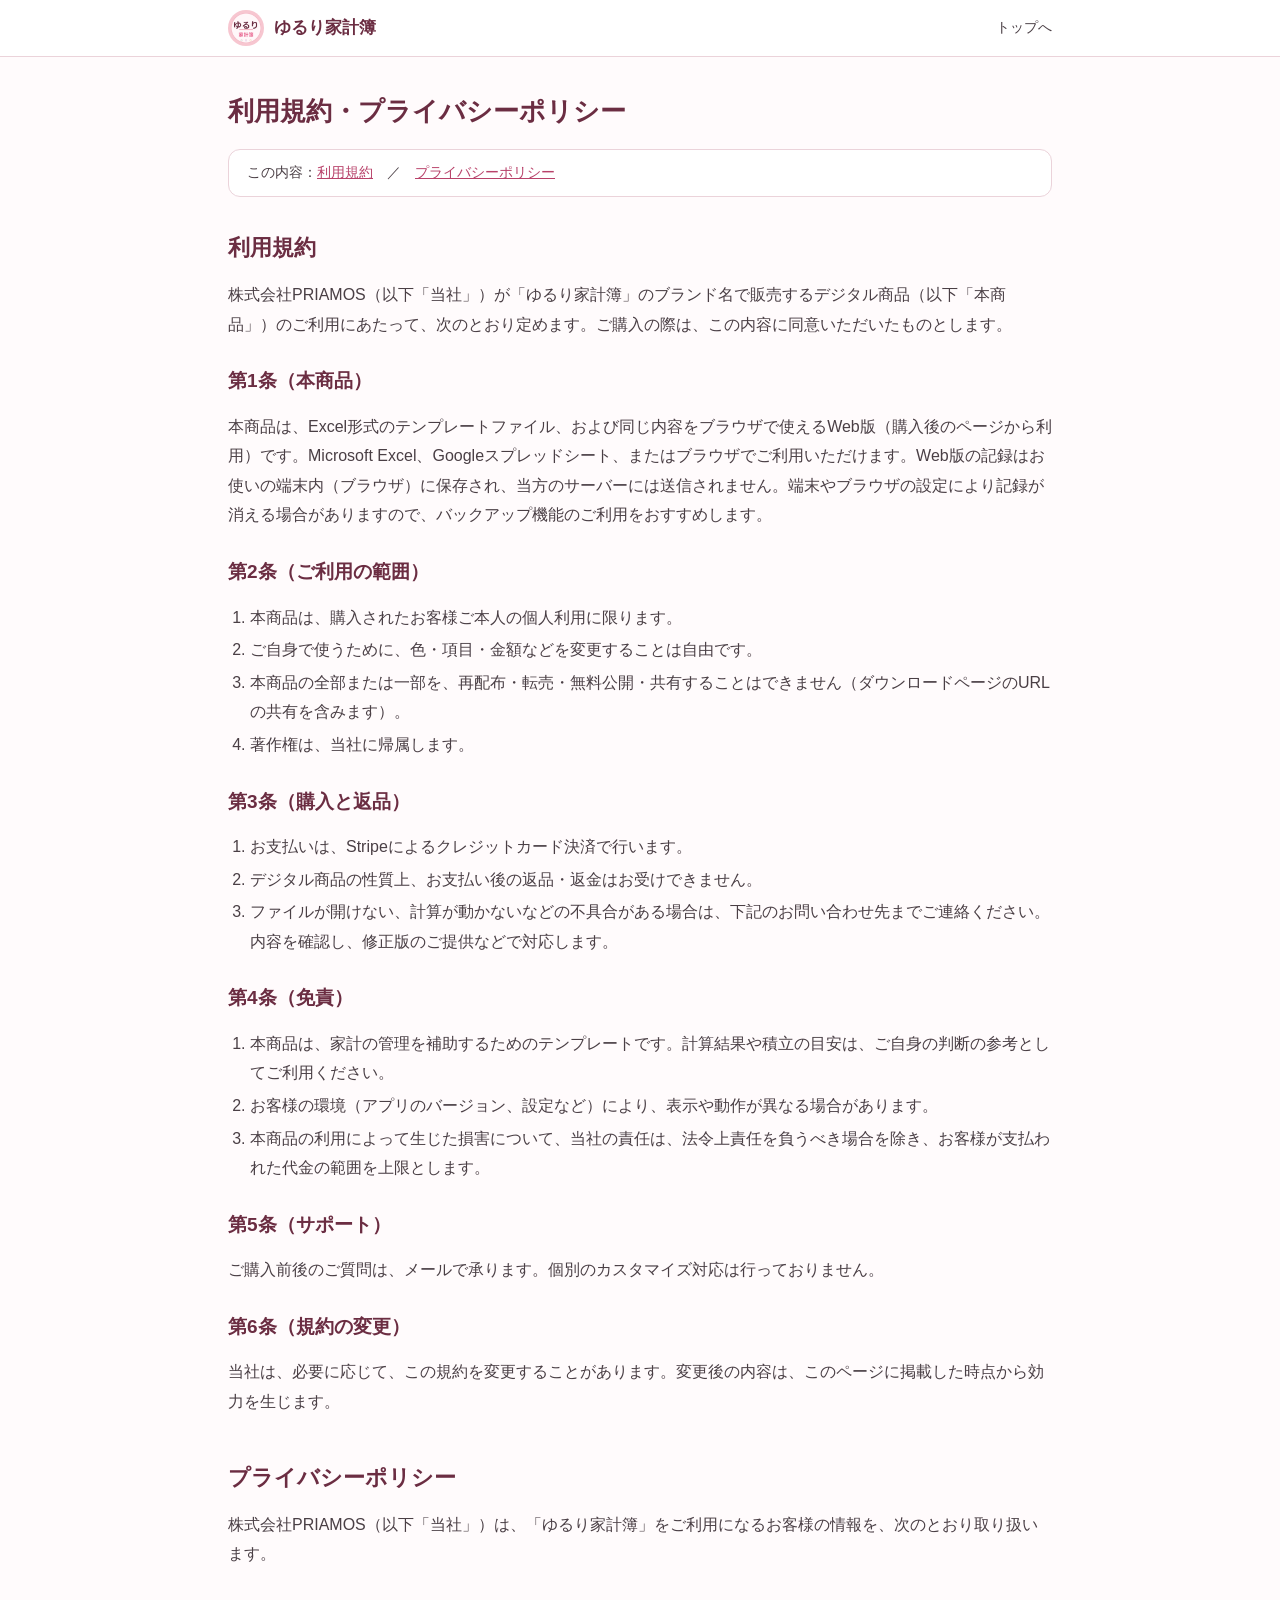
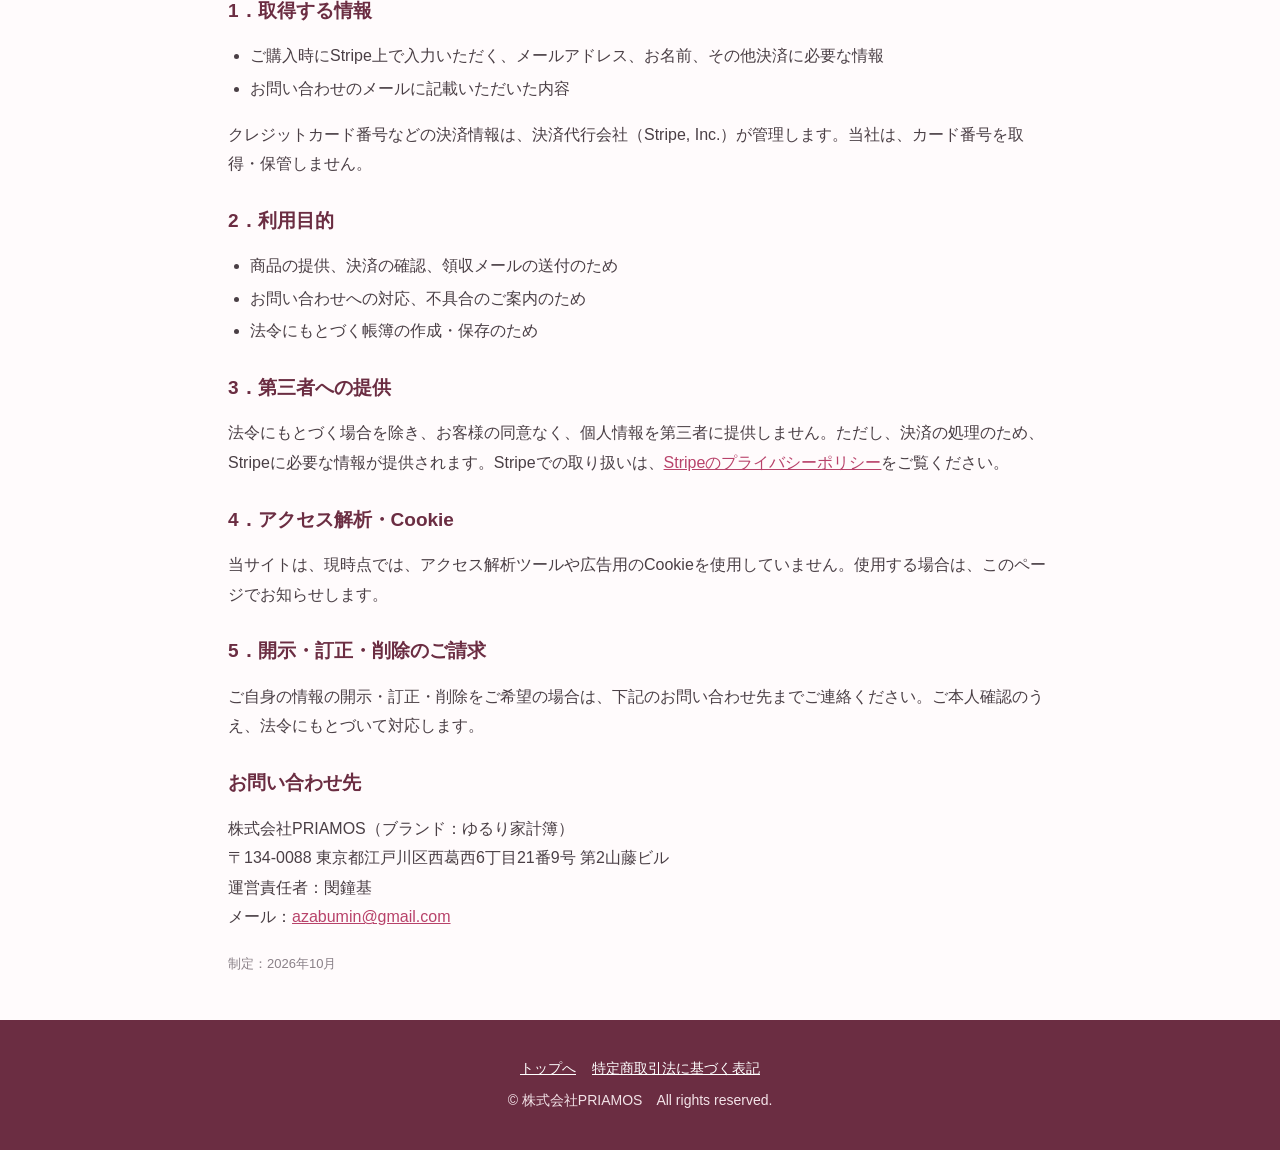
<file: policy.html>
<!doctype html>
<html lang="ja">
<head>
<meta charset="utf-8">
<meta name="viewport" content="width=device-width,initial-scale=1">
<title>利用規約・プライバシーポリシー｜ゆるり家計簿</title>
<meta name="description" content="ゆるり家計簿（販売元：株式会社PRIAMOS）の利用規約とプライバシーポリシー">
<link rel="icon" href="img/favicon.png">
<link rel="stylesheet" href="style.css">
</head>
<body>
<header class="site">
  <div class="wrap">
    <img src="img/icon.png" alt="">
    <a class="brand" href="./">ゆるり家計簿</a>
    <nav><a href="./">トップへ</a></nav>
  </div>
</header>

<main class="wrap doc" style="padding-bottom:40px">
  <h1>利用規約・プライバシーポリシー</h1>
  <div class="toc">この内容：<a href="#terms">利用規約</a>　／　<a href="#privacy">プライバシーポリシー</a></div>

  <h2 id="terms" style="font-size:22px;color:var(--plum);margin-top:34px">利用規約</h2>
  <p>株式会社PRIAMOS（以下「当社」）が「ゆるり家計簿」のブランド名で販売するデジタル商品（以下「本商品」）のご利用にあたって、次のとおり定めます。ご購入の際は、この内容に同意いただいたものとします。</p>

  <h2>第1条（本商品）</h2>
  <p>本商品は、Excel形式のテンプレートファイル、および同じ内容をブラウザで使えるWeb版（購入後のページから利用）です。Microsoft Excel、Googleスプレッドシート、またはブラウザでご利用いただけます。Web版の記録はお使いの端末内（ブラウザ）に保存され、当方のサーバーには送信されません。端末やブラウザの設定により記録が消える場合がありますので、バックアップ機能のご利用をおすすめします。</p>

  <h2>第2条（ご利用の範囲）</h2>
  <ol>
    <li>本商品は、購入されたお客様ご本人の個人利用に限ります。</li>
    <li>ご自身で使うために、色・項目・金額などを変更することは自由です。</li>
    <li>本商品の全部または一部を、再配布・転売・無料公開・共有することはできません（ダウンロードページのURLの共有を含みます）。</li>
    <li>著作権は、当社に帰属します。</li>
  </ol>

  <h2>第3条（購入と返品）</h2>
  <ol>
    <li>お支払いは、Stripeによるクレジットカード決済で行います。</li>
    <li>デジタル商品の性質上、お支払い後の返品・返金はお受けできません。</li>
    <li>ファイルが開けない、計算が動かないなどの不具合がある場合は、下記のお問い合わせ先までご連絡ください。内容を確認し、修正版のご提供などで対応します。</li>
  </ol>

  <h2>第4条（免責）</h2>
  <ol>
    <li>本商品は、家計の管理を補助するためのテンプレートです。計算結果や積立の目安は、ご自身の判断の参考としてご利用ください。</li>
    <li>お客様の環境（アプリのバージョン、設定など）により、表示や動作が異なる場合があります。</li>
    <li>本商品の利用によって生じた損害について、当社の責任は、法令上責任を負うべき場合を除き、お客様が支払われた代金の範囲を上限とします。</li>
  </ol>

  <h2>第5条（サポート）</h2>
  <p>ご購入前後のご質問は、メールで承ります。個別のカスタマイズ対応は行っておりません。</p>

  <h2>第6条（規約の変更）</h2>
  <p>当社は、必要に応じて、この規約を変更することがあります。変更後の内容は、このページに掲載した時点から効力を生じます。</p>

  <h2 id="privacy" style="font-size:22px;color:var(--plum);margin-top:44px">プライバシーポリシー</h2>
  <p>株式会社PRIAMOS（以下「当社」）は、「ゆるり家計簿」をご利用になるお客様の情報を、次のとおり取り扱います。</p>

  <h2>1．取得する情報</h2>
  <ul>
    <li>ご購入時にStripe上で入力いただく、メールアドレス、お名前、その他決済に必要な情報</li>
    <li>お問い合わせのメールに記載いただいた内容</li>
  </ul>
  <p>クレジットカード番号などの決済情報は、決済代行会社（Stripe, Inc.）が管理します。当社は、カード番号を取得・保管しません。</p>

  <h2>2．利用目的</h2>
  <ul>
    <li>商品の提供、決済の確認、領収メールの送付のため</li>
    <li>お問い合わせへの対応、不具合のご案内のため</li>
    <li>法令にもとづく帳簿の作成・保存のため</li>
  </ul>

  <h2>3．第三者への提供</h2>
  <p>法令にもとづく場合を除き、お客様の同意なく、個人情報を第三者に提供しません。ただし、決済の処理のため、Stripeに必要な情報が提供されます。Stripeでの取り扱いは、<a href="https://stripe.com/jp/privacy" target="_blank" rel="noopener">Stripeのプライバシーポリシー</a>をご覧ください。</p>

  <h2>4．アクセス解析・Cookie</h2>
  <p>当サイトは、現時点では、アクセス解析ツールや広告用のCookieを使用していません。使用する場合は、このページでお知らせします。</p>

  <h2>5．開示・訂正・削除のご請求</h2>
  <p>ご自身の情報の開示・訂正・削除をご希望の場合は、下記のお問い合わせ先までご連絡ください。ご本人確認のうえ、法令にもとづいて対応します。</p>

  <h2>お問い合わせ先</h2>
  <p>株式会社PRIAMOS（ブランド：ゆるり家計簿）<br>
  〒134-0088 東京都江戸川区西葛西6丁目21番9号 第2山藤ビル<br>
  運営責任者：閔鐘基<br>
  メール：<a href="mailto:azabumin@gmail.com">azabumin@gmail.com</a></p>

  <p class="note" style="margin-top:20px">制定：2026年10月</p>
</main>

<footer class="site">
  <div class="wrap">
    <p><a href="./">トップへ</a><a href="tokusho.html">特定商取引法に基づく表記</a></p>
    <p>© 株式会社PRIAMOS　All rights reserved.</p>
  </div>
</footer>
</body>
</html>
</file>
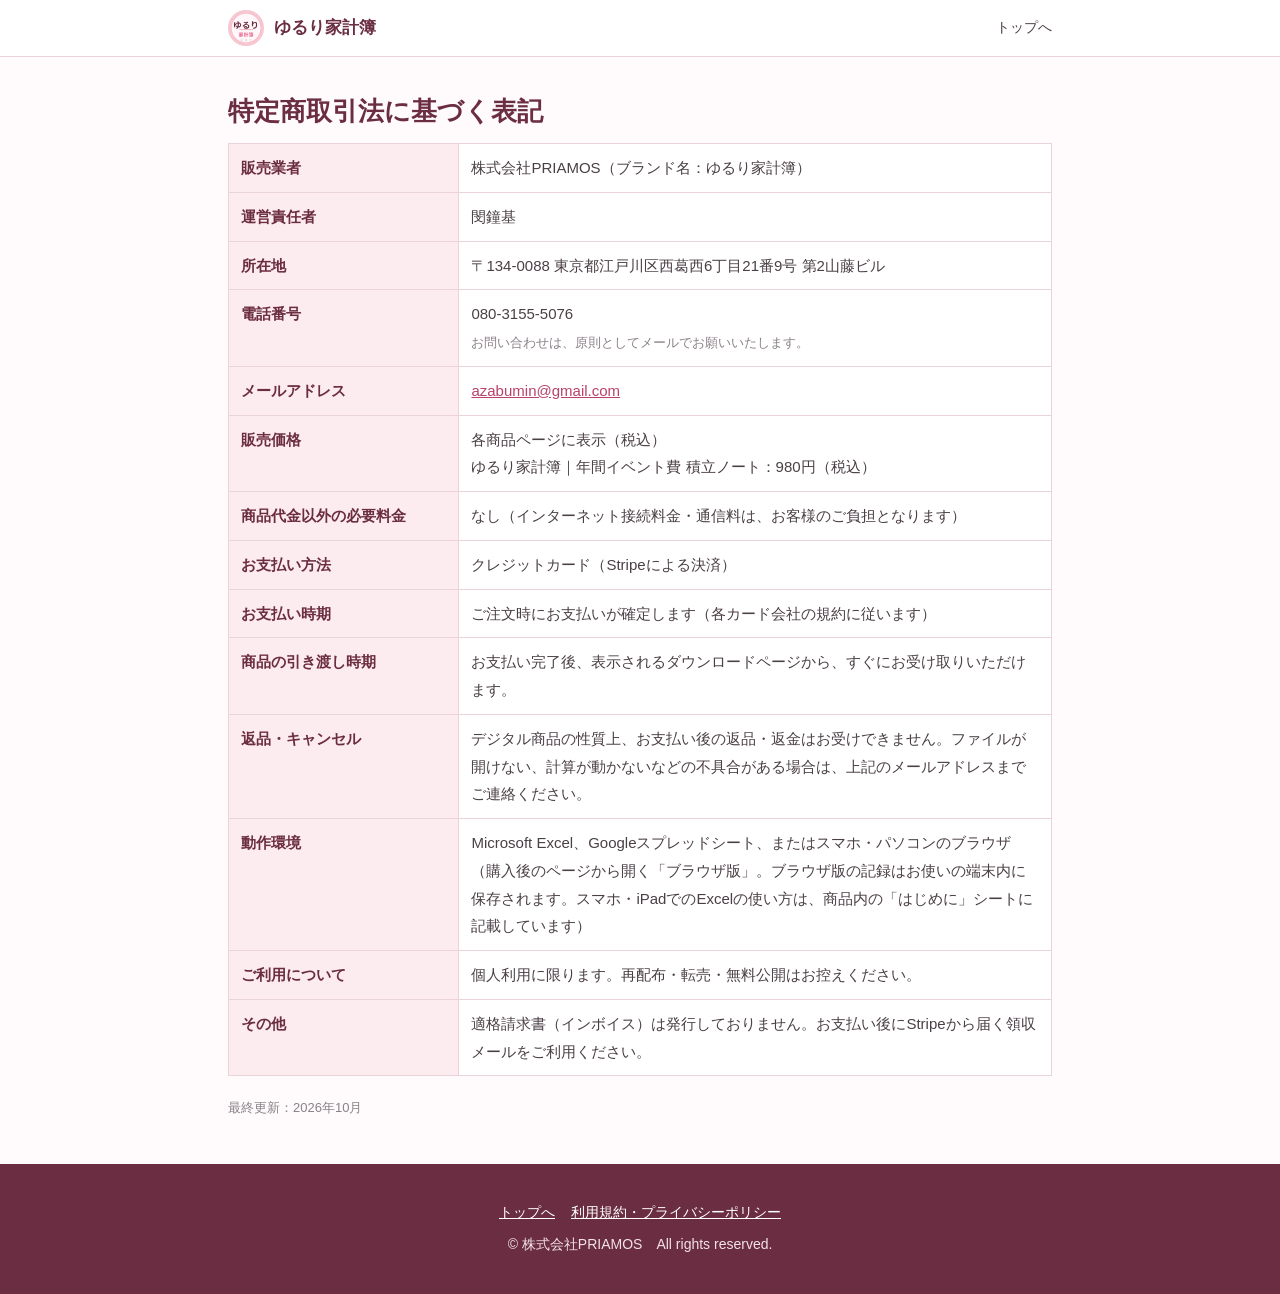
<file: tokusho.html>
<!doctype html>
<html lang="ja">
<head>
<meta charset="utf-8">
<meta name="viewport" content="width=device-width,initial-scale=1">
<title>特定商取引法に基づく表記｜ゆるり家計簿</title>
<meta name="description" content="ゆるり家計簿（販売元：株式会社PRIAMOS）の特定商取引法に基づく表記">
<link rel="icon" href="img/favicon.png">
<link rel="stylesheet" href="style.css">
</head>
<body>
<header class="site">
  <div class="wrap">
    <img src="img/icon.png" alt="">
    <a class="brand" href="./">ゆるり家計簿</a>
    <nav><a href="./">トップへ</a></nav>
  </div>
</header>

<main class="wrap doc" style="padding-bottom:40px">
  <h1>特定商取引法に基づく表記</h1>
  <div style="overflow-x:auto">
  <table class="t">
    <tr><th>販売業者</th><td>株式会社PRIAMOS（ブランド名：ゆるり家計簿）</td></tr>
    <tr><th>運営責任者</th><td>閔鐘基</td></tr>
    <tr><th>所在地</th><td>〒134-0088 東京都江戸川区西葛西6丁目21番9号 第2山藤ビル</td></tr>
    <tr><th>電話番号</th><td>080-3155-5076<br><span class="note">お問い合わせは、原則としてメールでお願いいたします。</span></td></tr>
    <tr><th>メールアドレス</th><td><a href="mailto:azabumin@gmail.com">azabumin@gmail.com</a></td></tr>
    <tr><th>販売価格</th><td>各商品ページに表示（税込）<br>ゆるり家計簿｜年間イベント費 積立ノート：980円（税込）</td></tr>
    <tr><th>商品代金以外の必要料金</th><td>なし（インターネット接続料金・通信料は、お客様のご負担となります）</td></tr>
    <tr><th>お支払い方法</th><td>クレジットカード（Stripeによる決済）</td></tr>
    <tr><th>お支払い時期</th><td>ご注文時にお支払いが確定します（各カード会社の規約に従います）</td></tr>
    <tr><th>商品の引き渡し時期</th><td>お支払い完了後、表示されるダウンロードページから、すぐにお受け取りいただけます。</td></tr>
    <tr><th>返品・キャンセル</th><td>デジタル商品の性質上、お支払い後の返品・返金はお受けできません。ファイルが開けない、計算が動かないなどの不具合がある場合は、上記のメールアドレスまでご連絡ください。</td></tr>
    <tr><th>動作環境</th><td>Microsoft Excel、Googleスプレッドシート、またはスマホ・パソコンのブラウザ（購入後のページから開く「ブラウザ版」。ブラウザ版の記録はお使いの端末内に保存されます。スマホ・iPadでのExcelの使い方は、商品内の「はじめに」シートに記載しています）</td></tr>
    <tr><th>ご利用について</th><td>個人利用に限ります。再配布・転売・無料公開はお控えください。</td></tr>
    <tr><th>その他</th><td>適格請求書（インボイス）は発行しておりません。お支払い後にStripeから届く領収メールをご利用ください。</td></tr>
  </table>
  </div>
  <p class="note" style="margin-top:20px">最終更新：2026年10月</p>
</main>

<footer class="site">
  <div class="wrap">
    <p><a href="./">トップへ</a><a href="policy.html">利用規約・プライバシーポリシー</a></p>
    <p>© 株式会社PRIAMOS　All rights reserved.</p>
  </div>
</footer>
</body>
</html>
</file>
<file: style.css>
:root{
  --pink:#F7C6D0; --pink-d:#E98FA6; --pink-l:#FDECEF; --plum:#6B2D42; --txt:#4A3F45;
  --mute:#8A8188; --cream:#FFF7DB; --lav:#E9E3F5; --mint:#E3F3EA; --line:#EBD3DA; --white:#fff;
  --btn:#D6577B; --btn-d:#B8426A;
}
*{box-sizing:border-box}
html{color-scheme:light;scroll-behavior:smooth}
body{margin:0;background:#FFFBFC;color:var(--txt);line-height:1.85;font-size:16px;
  font-family:"Meiryo","メイリオ","Hiragino Kaku Gothic ProN","Hiragino Sans","Noto Sans JP",sans-serif;
  -webkit-text-size-adjust:100%}
img{max-width:100%;height:auto}
a{color:var(--btn-d)}
.wrap{max-width:860px;margin:0 auto;padding:0 18px}
header.site{background:var(--white);border-bottom:1px solid var(--line)}
header.site .wrap{display:flex;align-items:center;gap:10px;padding-top:10px;padding-bottom:10px}
header.site img{width:36px;height:36px;border-radius:50%}
header.site .brand{font-weight:700;color:var(--plum);text-decoration:none;font-size:17px}
header.site nav{margin-left:auto;font-size:14px}
header.site nav a{margin-left:14px;text-decoration:none;color:var(--txt)}
.hero{background:linear-gradient(180deg,var(--pink) 0%,var(--pink-l) 100%);padding:44px 0 40px;text-align:center}
.hero .tag{display:inline-block;background:var(--white);color:var(--btn-d);border-radius:999px;padding:3px 14px;font-size:13px;font-weight:700;margin-bottom:14px}
.hero h1{margin:0 0 10px;color:var(--plum);font-size:clamp(24px,5.4vw,36px);line-height:1.45}
.hero .sub{margin:0 auto 22px;max-width:620px;font-size:16px}
.price{margin:6px 0 4px;color:var(--plum)}
.price b{font-size:40px}
.price small{font-size:15px}
.note{font-size:13px;color:var(--mute);margin:4px 0}
.btn{display:inline-block;background:var(--btn);color:#fff!important;text-decoration:none;font-weight:700;
  padding:15px 34px;border-radius:999px;font-size:18px;box-shadow:0 4px 0 var(--btn-d);border:0;cursor:pointer}
.btn:hover{background:var(--btn-d)}
.btn.sub{background:var(--white);color:var(--btn-d)!important;box-shadow:0 3px 0 var(--pink-d);border:2px solid var(--pink-d);font-size:16px;padding:12px 26px}
.btn[aria-disabled="true"]{background:#c9bcc1;box-shadow:0 4px 0 #a99da2;pointer-events:none}
section{padding:42px 0}
section.alt{background:var(--pink-l)}
h2{color:var(--plum);font-size:clamp(21px,4.6vw,27px);text-align:center;margin:0 0 6px;line-height:1.5}
h2::after{content:"";display:block;width:56px;height:4px;background:var(--pink);border-radius:2px;margin:10px auto 0}
.lead{text-align:center;color:var(--mute);margin:12px 0 26px;font-size:15px}
.grid{display:grid;gap:14px}
@media(min-width:640px){.grid.c2{grid-template-columns:1fr 1fr}.grid.c3{grid-template-columns:1fr 1fr 1fr}}
.card{background:var(--white);border:1px solid var(--line);border-radius:16px;padding:18px 20px}
.card h3{margin:0 0 6px;font-size:17px;color:var(--plum)}
.card p{margin:0;font-size:15px}
.card .ico{font-size:26px;line-height:1;margin-bottom:6px}
.steps{counter-reset:s;display:grid;gap:12px}
.steps .card{position:relative;padding-left:64px}
.steps .card::before{counter-increment:s;content:counter(s);position:absolute;left:18px;top:16px;width:34px;height:34px;border-radius:50%;
  background:var(--pink-d);color:#fff;font-weight:700;display:flex;align-items:center;justify-content:center}
.shot{background:var(--white);border:1px solid var(--line);border-radius:14px;padding:10px;box-shadow:0 6px 18px rgba(107,45,66,.10)}
.shot img{display:block;border-radius:8px}
.cap{font-size:13px;color:var(--mute);text-align:center;margin:8px 0 0}
table.t{width:100%;border-collapse:collapse;background:var(--white);font-size:15px}
table.t th,table.t td{border:1px solid var(--line);padding:10px 12px;text-align:left;vertical-align:top}
table.t th{background:var(--pink-l);color:var(--plum);width:28%;white-space:nowrap}
.buy{background:var(--white);border:2px solid var(--pink-d);border-radius:20px;padding:26px 22px;text-align:center}
.buy ul{list-style:none;padding:0;margin:14px auto 18px;max-width:440px;text-align:left}
.buy li{padding:3px 0 3px 26px;position:relative;font-size:15px}
.buy li::before{content:"✓";position:absolute;left:4px;color:var(--btn);font-weight:700}
.box{background:var(--cream);border-radius:14px;padding:14px 18px;font-size:14px;margin-top:16px}
details{background:var(--white);border:1px solid var(--line);border-radius:12px;margin:10px 0;padding:2px 16px}
summary{cursor:pointer;font-weight:700;color:var(--plum);padding:12px 0}
details p{margin:0 0 12px;font-size:15px}
footer.site{background:var(--plum);color:#f3e3e8;padding:30px 0;font-size:14px;text-align:center}
footer.site a{color:#fff;margin:0 8px}
footer.site p{margin:6px 0}
.doc h1{color:var(--plum);font-size:26px;margin:30px 0 8px}
.doc h2{text-align:left;font-size:19px;margin:28px 0 8px}
.doc h2::after{display:none}
.doc ul,.doc ol{padding-left:22px}
.doc li{margin:3px 0}
.toc{background:var(--white);border:1px solid var(--line);border-radius:12px;padding:10px 18px;margin:14px 0 0;font-size:14px}
.ok{background:var(--mint);border-radius:14px;padding:16px 20px;text-align:center;margin:20px 0}
header.site .brand{white-space:nowrap}
header.site nav{white-space:nowrap}
@media(max-width:520px){
  header.site nav a:first-child{display:none}
  header.site nav a{margin-left:0;font-size:13px}
  header.site .brand{font-size:16px}
}
</file>
